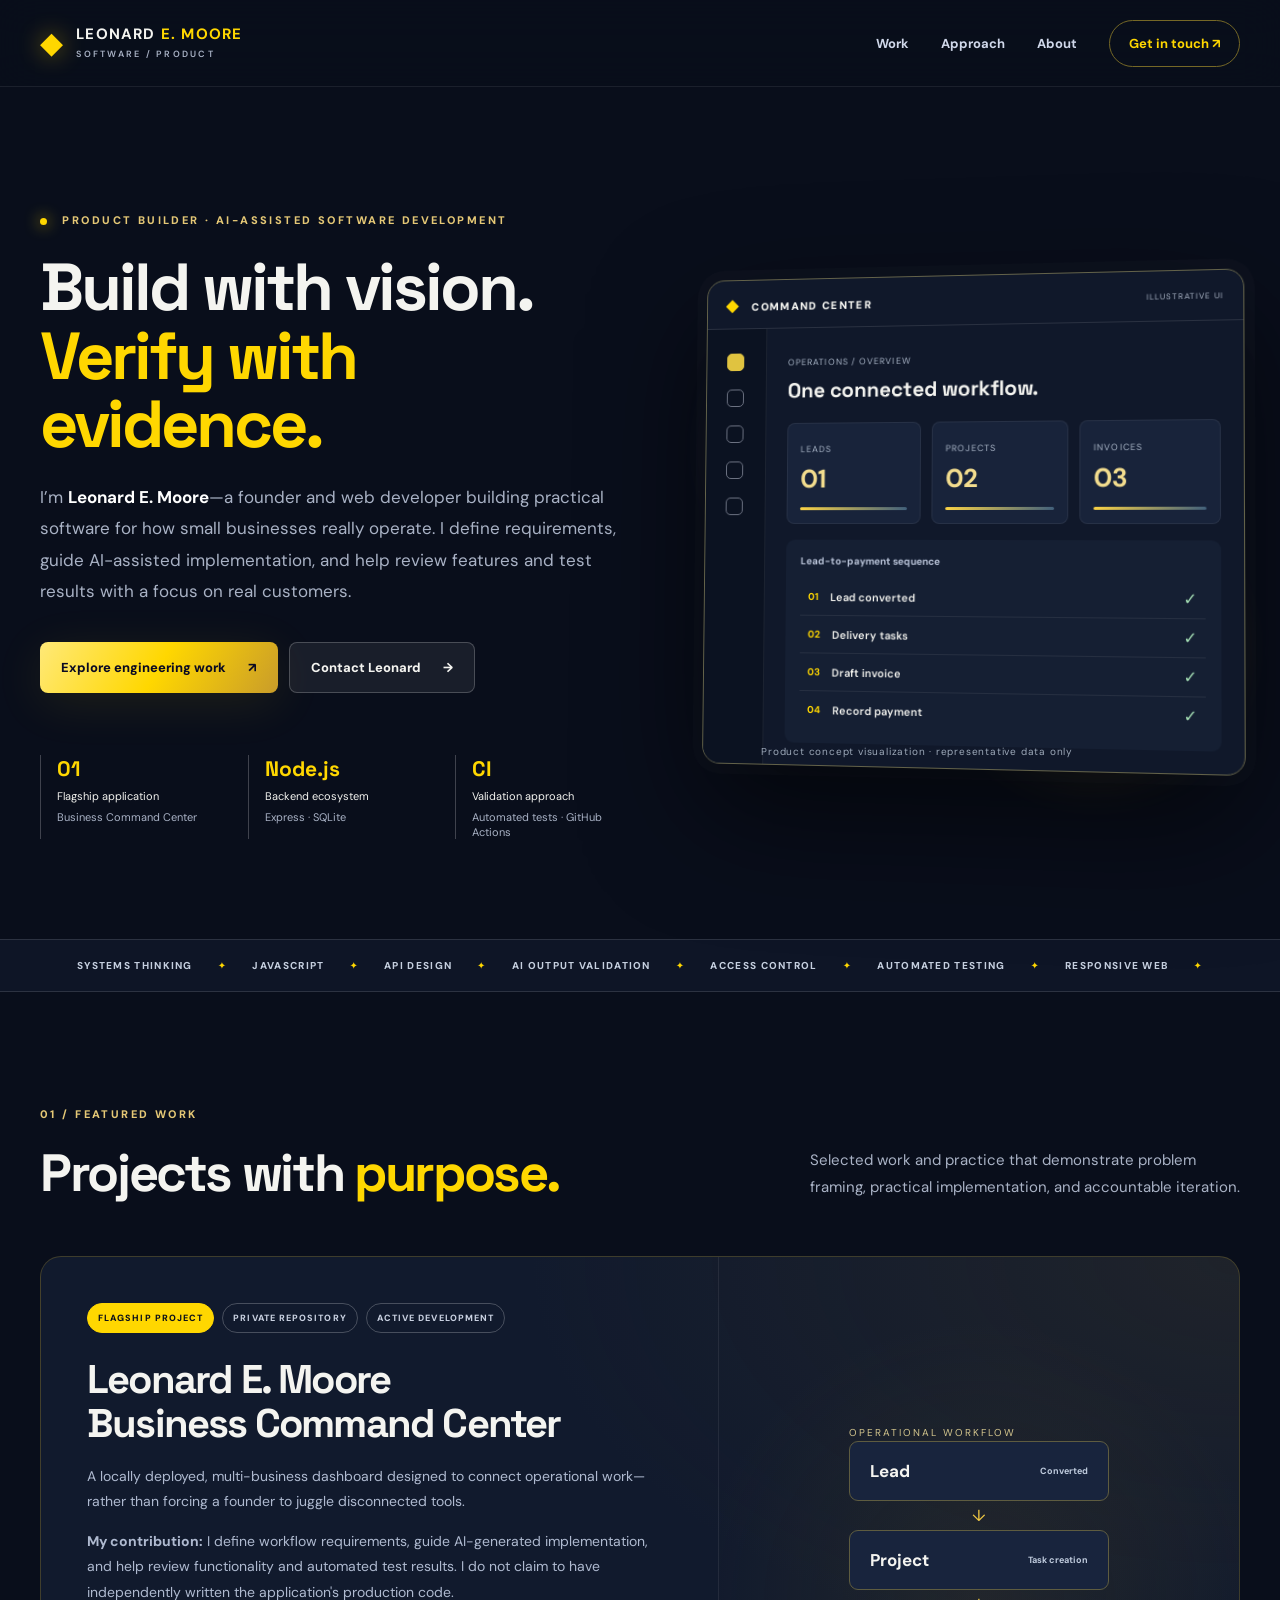
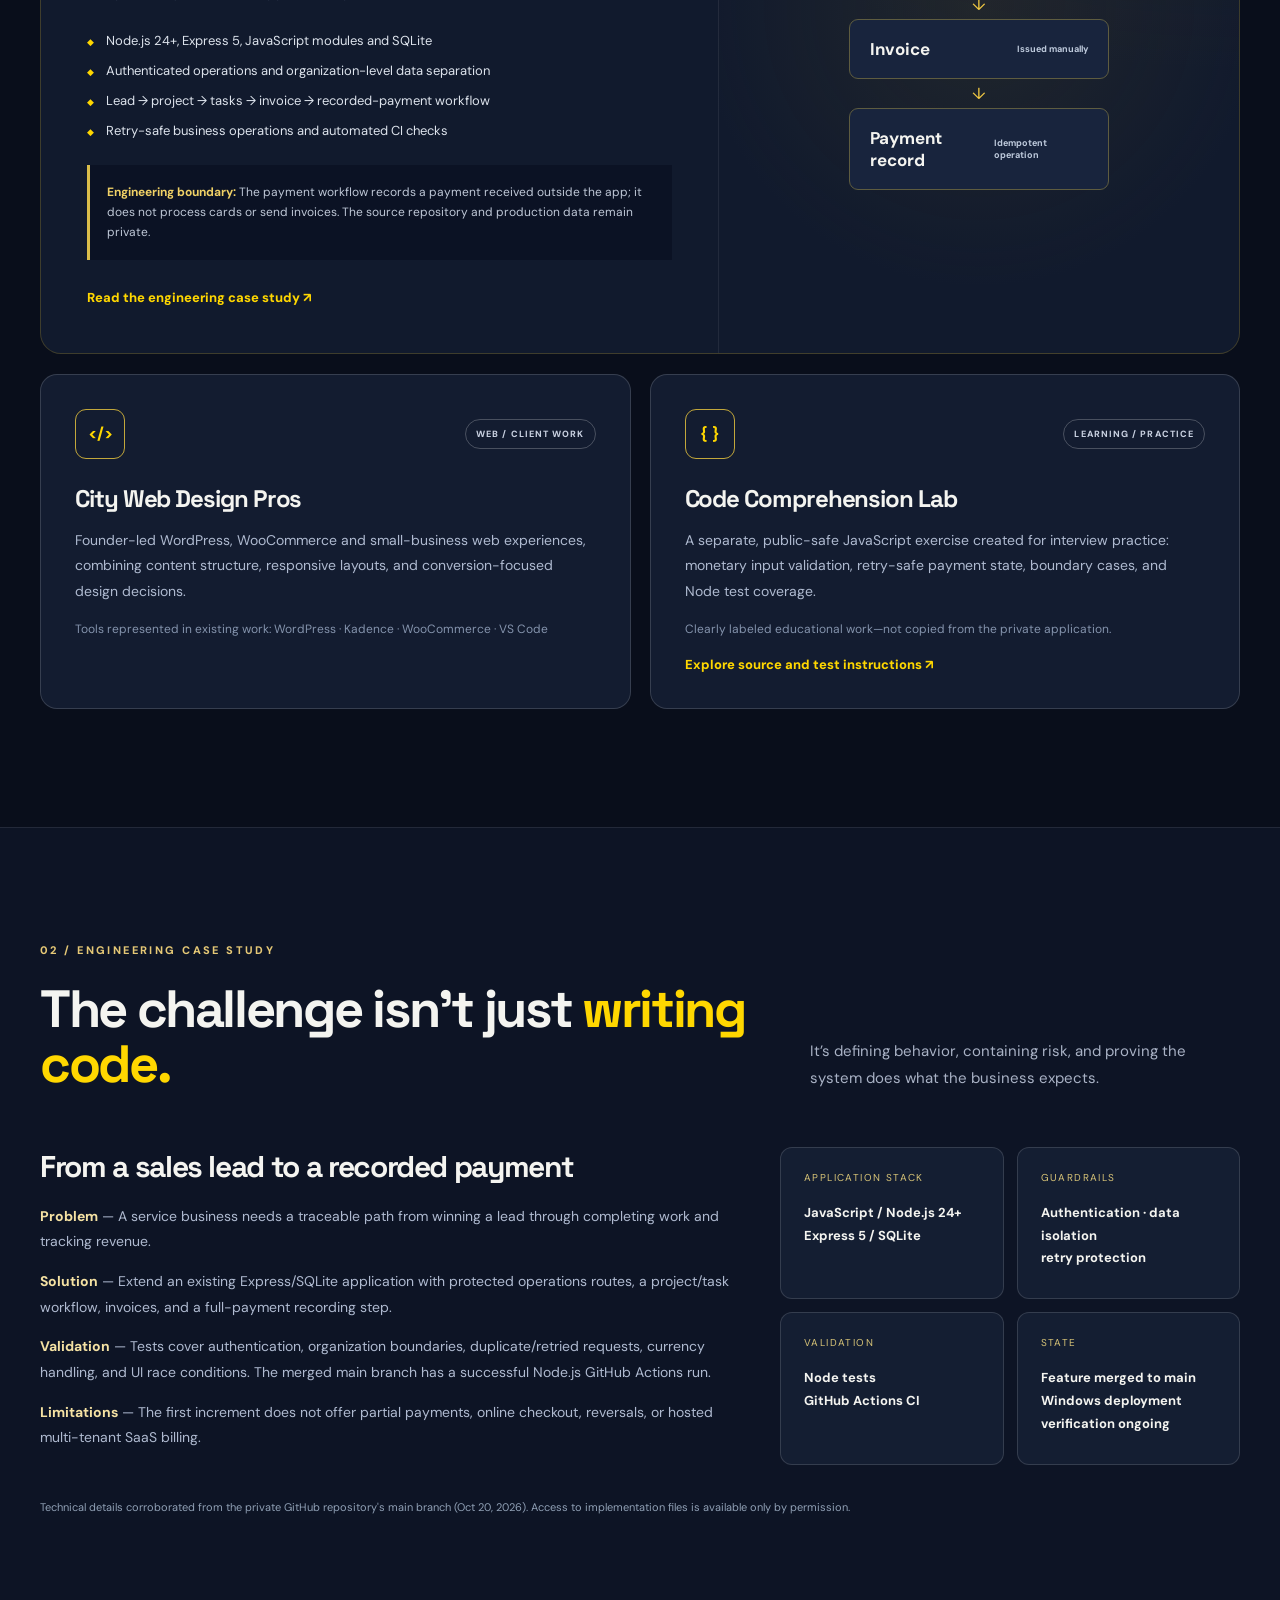
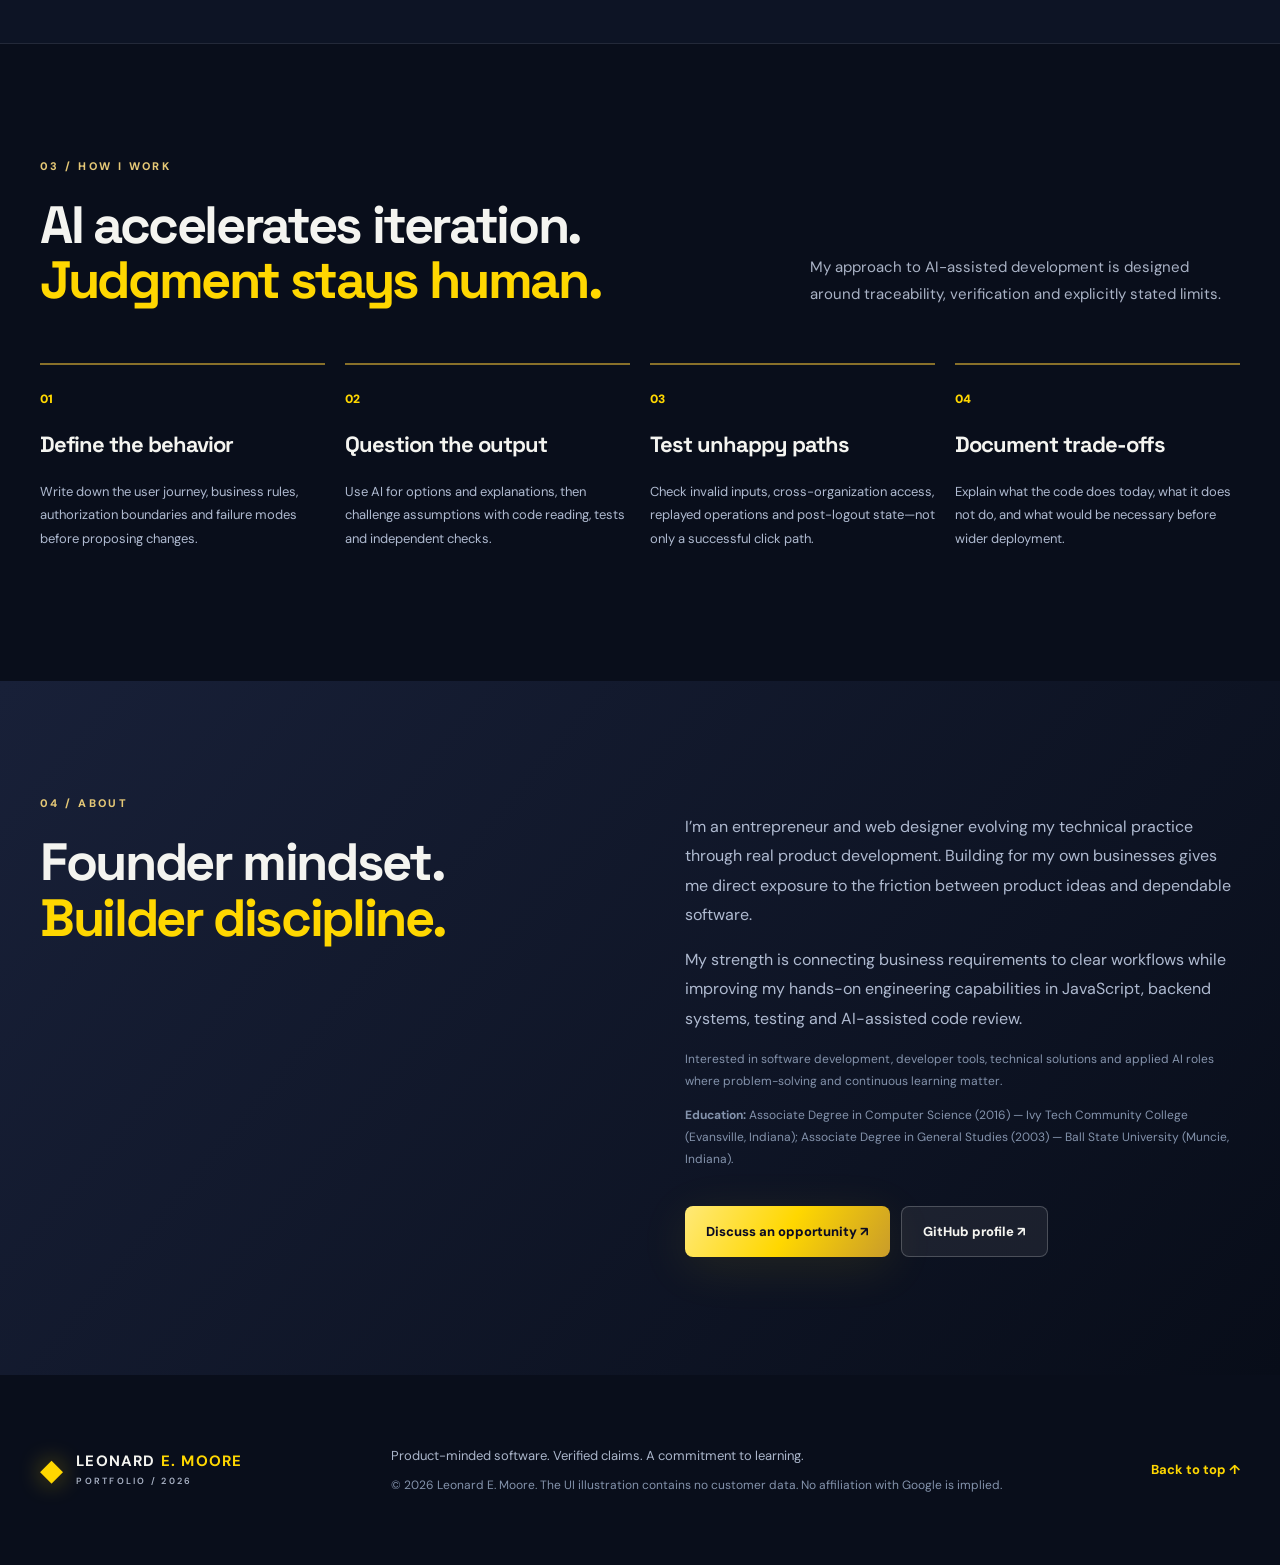
<file: index.html>
<!doctype html>
<html lang="en"><head>
<meta charset="UTF-8"><meta name="viewport" content="width=device-width,initial-scale=1">
<meta name="theme-color" content="#090e1b"><meta name="description" content="Leonard E. Moore — founder, AI-assisted software builder and web developer. Explore real-world projects, engineering decisions, and selected work.">
<title>Leonard E. Moore | Software & Product Portfolio</title>
<link rel="icon" href="favicon.svg" type="image/svg+xml"><link rel="stylesheet" href="styles.css">
<meta property="og:title" content="Leonard E. Moore — Software & Product Portfolio"><meta property="og:description" content="Building thoughtful software where product vision meets engineering validation.">
<link rel="stylesheet" href="motion.css"></head><body>
<a class="skip" href="#main">Skip to main content</a>
<header class="nav-wrap"><nav class="nav container" aria-label="Main navigation">
<a class="brand" href="#top"><span class="diamond" aria-hidden="true">◆</span><span>LEONARD <b>E. MOORE</b><small>SOFTWARE / PRODUCT</small></span></a>
<button id="menu" class="menu" aria-controls="nav-links" aria-expanded="false">Menu <span aria-hidden="true">☰</span></button>
<div id="nav-links" class="nav-links"><a href="#work">Work</a><a href="#engineering">Approach</a><a href="#about">About</a><a class="nav-contact" href="mailto:richnerdznation@gmail.com?subject=Software%20portfolio%20inquiry">Get in touch ↗</a></div>
</nav></header>
<main id="main">
<section class="hero container" id="top">
<div class="hero-copy"><p class="eyebrow"><span class="status-dot"></span> PRODUCT BUILDER · AI-ASSISTED SOFTWARE DEVELOPMENT</p>
<h1>Build with vision.<br><em>Verify with evidence.</em></h1>
<p class="lede">I’m <strong>Leonard E. Moore</strong>—a founder and web developer building practical software for how small businesses really operate. I define requirements, guide AI-assisted implementation, and help review features and test results with a focus on real customers.</p>
<div class="actions"><a class="btn primary" href="#work">Explore engineering work <span>↗</span></a><a class="btn secondary" href="mailto:richnerdznation@gmail.com?subject=Software%20engineering%20opportunity">Contact Leonard <span>→</span></a></div>
<div class="hero-facts"><div><b>01</b><span>Flagship application</span><small>Business Command Center</small></div><div><b>Node.js</b><span>Backend ecosystem</span><small>Express · SQLite</small></div><div><b>CI</b><span>Validation approach</span><small>Automated tests · GitHub Actions</small></div></div>
</div>
<div class="hero-visual" aria-label="Illustrative product dashboard mockup, not live business data"><div class="orb orb-a"></div><div class="orb orb-b"></div><div class="window"><div class="window-top"><span class="window-brand"><i>◆</i> COMMAND CENTER</span><span class="window-light">ILLUSTRATIVE UI</span></div><div class="window-body"><div class="side"><span class="side-hi"></span><span></span><span></span><span></span><span></span></div><div class="board"><div class="board-head"><small>OPERATIONS / OVERVIEW</small><b>One connected workflow.</b></div><div class="minicards"><div><small>LEADS</small><b>01</b><span class="mini-line"></span></div><div><small>PROJECTS</small><b>02</b><span class="mini-line"></span></div><div><small>INVOICES</small><b>03</b><span class="mini-line"></span></div></div><div class="timeline"><div class="timeline-title">Lead-to-payment sequence</div><div class="step"><span>01</span><b>Lead converted</b><i>✓</i></div><div class="step"><span>02</span><b>Delivery tasks</b><i>✓</i></div><div class="step"><span>03</span><b>Draft invoice</b><i>✓</i></div><div class="step last"><span>04</span><b>Record payment</b><i>✓</i></div></div></div></div></div><p class="visual-caption">Product concept visualization · representative data only</p></div>
</section>
<div class="ticker" aria-label="Core areas"><div class="ticker-inner">SYSTEMS THINKING <span>✦</span> JAVASCRIPT <span>✦</span> API DESIGN <span>✦</span> AI OUTPUT VALIDATION <span>✦</span> ACCESS CONTROL <span>✦</span> AUTOMATED TESTING <span>✦</span> RESPONSIVE WEB <span>✦</span></div></div>
<section class="section container" id="work"><div class="section-label">01 / FEATURED WORK</div><div class="section-heading"><h2>Projects with <em>purpose.</em></h2><p>Selected work and practice that demonstrate problem framing, practical implementation, and accountable iteration.</p></div>
<article class="feature"><div class="feature-copy"><div class="tags"><span class="tag gold">FLAGSHIP PROJECT</span><span class="tag">PRIVATE REPOSITORY</span><span class="tag">ACTIVE DEVELOPMENT</span></div><h3>Leonard E. Moore<br>Business Command Center</h3><p>A locally deployed, multi-business dashboard designed to connect operational work—rather than forcing a founder to juggle disconnected tools.</p><p><strong>My contribution:</strong> I define workflow requirements, guide AI-generated implementation, and help review functionality and automated test results. I do not claim to have independently written the application's production code.</p><ul class="feature-list"><li>Node.js 24+, Express 5, JavaScript modules and SQLite</li><li>Authenticated operations and organization-level data separation</li><li>Lead → project → tasks → invoice → recorded-payment workflow</li><li>Retry-safe business operations and automated CI checks</li></ul><div class="note"><strong>Engineering boundary:</strong> The payment workflow records a payment received outside the app; it does not process cards or send invoices. The source repository and production data remain private.</div><a class="text-link" href="#case-study">Read the engineering case study <span>↗</span></a></div><div class="feature-art" aria-label="Diagram of the implemented operations workflow"><div class="vertical-flow"><span>OPERATIONAL WORKFLOW</span><div>Lead <small>Converted</small></div><i>↓</i><div>Project <small>Task creation</small></div><i>↓</i><div>Invoice <small>Issued manually</small></div><i>↓</i><div>Payment record <small>Idempotent operation</small></div></div></div></article>
<div class="project-grid"><article class="project-card"><div class="card-top"><span class="icon-disc">&lt;/&gt;</span><span class="tag">WEB / CLIENT WORK</span></div><h3>City Web Design Pros</h3><p>Founder-led WordPress, WooCommerce and small-business web experiences, combining content structure, responsive layouts, and conversion-focused design decisions.</p><p class="small-muted">Tools represented in existing work: WordPress · Kadence · WooCommerce · VS Code</p></article><article class="project-card"><div class="card-top"><span class="icon-disc">{ }</span><span class="tag">LEARNING / PRACTICE</span></div><h3>Code Comprehension Lab</h3><p>A separate, public-safe JavaScript exercise created for interview practice: monetary input validation, retry-safe payment state, boundary cases, and Node test coverage.</p><p class="small-muted">Clearly labeled educational work—not copied from the private application.</p><a class="text-link" href="samples/index.html">Explore source and test instructions ↗</a></article></div>
</section>
<section class="section dark-section" id="case-study"><div class="container"><div class="section-label">02 / ENGINEERING CASE STUDY</div><div class="section-heading"><h2>The challenge isn’t just <em>writing code.</em></h2><p>It’s defining behavior, containing risk, and proving the system does what the business expects.</p></div><div class="case-grid"><div class="case-main"><h3>From a sales lead to a recorded payment</h3><p><strong>Problem</strong> — A service business needs a traceable path from winning a lead through completing work and tracking revenue.</p><p><strong>Solution</strong> — Extend an existing Express/SQLite application with protected operations routes, a project/task workflow, invoices, and a full-payment recording step.</p><p><strong>Validation</strong> — Tests cover authentication, organization boundaries, duplicate/retried requests, currency handling, and UI race conditions. The merged main branch has a successful Node.js GitHub Actions run.</p><p><strong>Limitations</strong> — The first increment does not offer partial payments, online checkout, reversals, or hosted multi-tenant SaaS billing.</p></div><div class="case-sidebar"><div><small>APPLICATION STACK</small><strong>JavaScript / Node.js 24+<br>Express 5 / SQLite</strong></div><div><small>GUARDRAILS</small><strong>Authentication · data isolation<br>retry protection</strong></div><div><small>VALIDATION</small><strong>Node tests<br>GitHub Actions CI</strong></div><div><small>STATE</small><strong>Feature merged to main<br>Windows deployment verification ongoing</strong></div></div></div><p class="source-note">Technical details corroborated from the private GitHub repository's main branch (Oct 20, 2026). Access to implementation files is available only by permission.</p></div></section>
<section class="section container" id="engineering"><div class="section-label">03 / HOW I WORK</div><div class="section-heading"><h2>AI accelerates iteration.<br><em>Judgment stays human.</em></h2><p>My approach to AI-assisted development is designed around traceability, verification and explicitly stated limits.</p></div><div class="values-grid"><article><span>01</span><h3>Define the behavior</h3><p>Write down the user journey, business rules, authorization boundaries and failure modes before proposing changes.</p></article><article><span>02</span><h3>Question the output</h3><p>Use AI for options and explanations, then challenge assumptions with code reading, tests and independent checks.</p></article><article><span>03</span><h3>Test unhappy paths</h3><p>Check invalid inputs, cross-organization access, replayed operations and post-logout state—not only a successful click path.</p></article><article><span>04</span><h3>Document trade-offs</h3><p>Explain what the code does today, what it does not do, and what would be necessary before wider deployment.</p></article></div></section>
<section class="section about-section" id="about"><div class="container about-grid"><div><div class="section-label">04 / ABOUT</div><h2>Founder mindset.<br><em>Builder discipline.</em></h2></div><div><p>I’m an entrepreneur and web designer evolving my technical practice through real product development. Building for my own businesses gives me direct exposure to the friction between product ideas and dependable software.</p><p>My strength is connecting business requirements to clear workflows while improving my hands-on engineering capabilities in JavaScript, backend systems, testing and AI-assisted code review.</p><p class="small-muted">Interested in software development, developer tools, technical solutions and applied AI roles where problem-solving and continuous learning matter.</p><p class="small-muted"><strong>Education:</strong> Associate Degree in Computer Science (2016) — Ivy Tech Community College (Evansville, Indiana); Associate Degree in General Studies (2003) — Ball State University (Muncie, Indiana).</p><div class="actions"><a class="btn primary" href="mailto:richnerdznation@gmail.com?subject=Opportunity%20for%20Leonard%20E.%20Moore">Discuss an opportunity ↗</a><a class="btn secondary" href="https://github.com/mooreliving777" target="_blank" rel="noopener noreferrer">GitHub profile ↗</a></div></div></div></section>
</main><footer class="footer container"><div class="brand"><span class="diamond" aria-hidden="true">◆</span><span>LEONARD <b>E. MOORE</b><small>PORTFOLIO / 2026</small></span></div><div><p>Product-minded software. Verified claims. A commitment to learning.</p><p class="small-muted">© 2026 Leonard E. Moore. The UI illustration contains no customer data. No affiliation with Google is implied.</p></div><a href="#top">Back to top ↑</a></footer>
<script src="script.js" defer></script>
<script src="motion.js" defer></script></body></html>
</file>
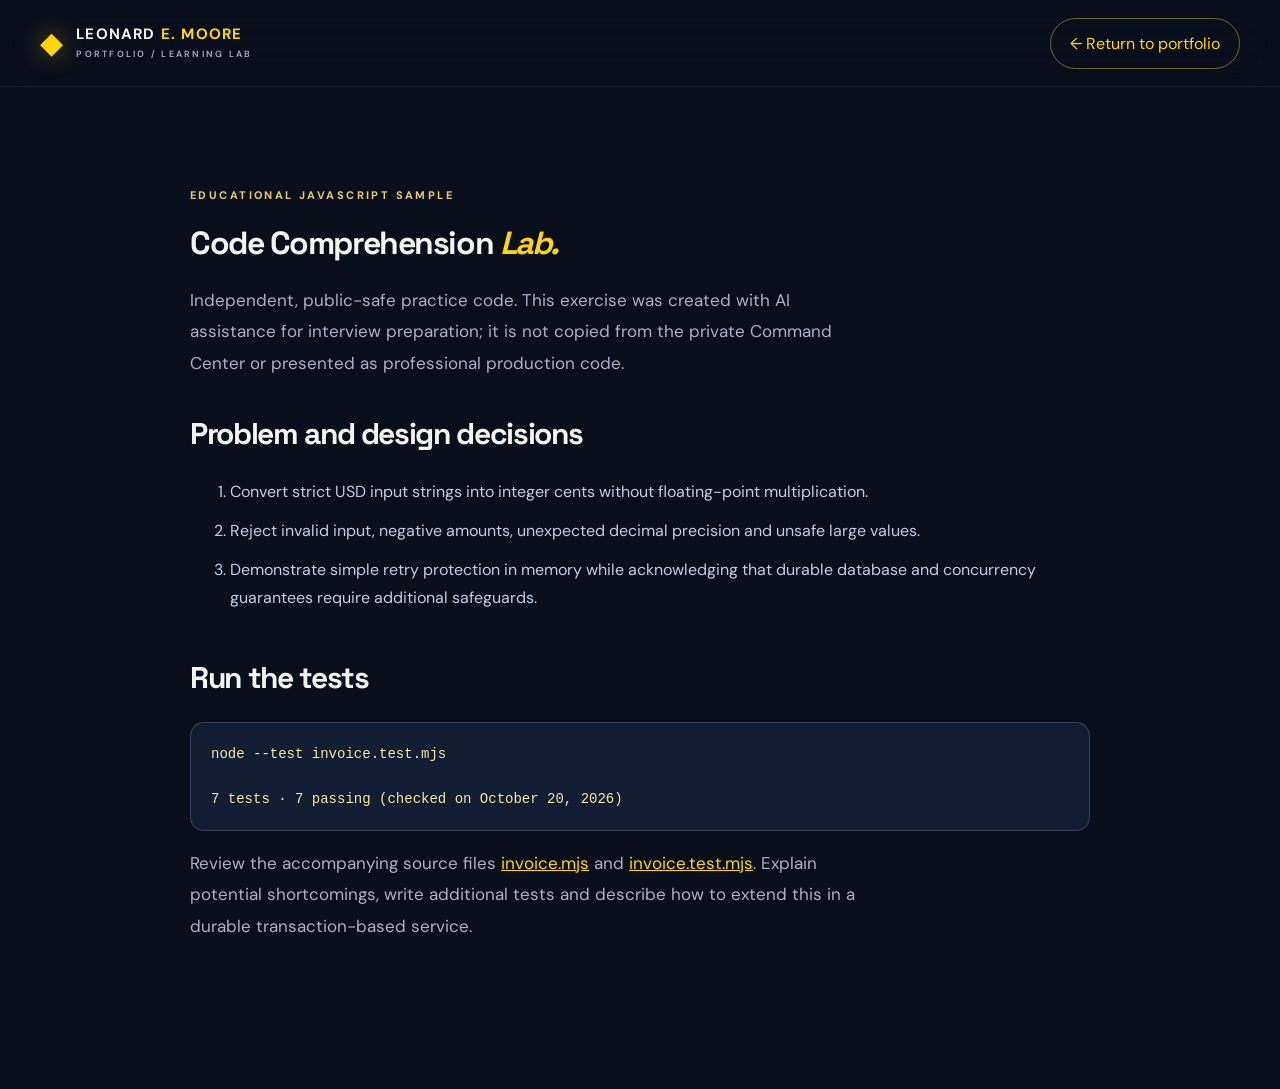
<file: samples/index.html>
<!doctype html><html lang="en"><head><meta charset="utf-8"><meta name="viewport" content="width=device-width, initial-scale=1"><title>Code Comprehension Lab | Leonard E. Moore</title><link rel="stylesheet" href="../styles.css"><style>.lab{max-width:900px;padding-top:90px;padding-bottom:130px}.lab pre{background:#121d32;color:#f9e6a6;padding:20px;border:1px solid #ffffff2b;border-radius:14px;overflow:auto;font-size:14px;line-height:1.6}.lab li{padding-bottom:12px;color:#c1cee0;line-height:1.7}.lab h2{margin-top:35px;font-size:30px}</style><link rel="stylesheet" href="../motion.css"></head><body><header class="nav-wrap"><nav class="nav container"><a class="brand" href="../index.html"><span class="diamond">◆</span><span>LEONARD <b>E. MOORE</b><small>PORTFOLIO / LEARNING LAB</small></span></a><a class="nav-contact" href="../index.html#work">← Return to portfolio</a></nav></header><main class="lab container"><p class="eyebrow">EDUCATIONAL JAVASCRIPT SAMPLE</p><h1>Code Comprehension <em style="color:#FFD700">Lab.</em></h1><p class="lede">Independent, public-safe practice code. This exercise was created with AI assistance for interview preparation; it is not copied from the private Command Center or presented as professional production code.</p><h2>Problem and design decisions</h2><ol><li>Convert strict USD input strings into integer cents without floating-point multiplication.</li><li>Reject invalid input, negative amounts, unexpected decimal precision and unsafe large values.</li><li>Demonstrate simple retry protection in memory while acknowledging that durable database and concurrency guarantees require additional safeguards.</li></ol><h2>Run the tests</h2><pre>node --test invoice.test.mjs

7 tests · 7 passing (checked on October 20, 2026)</pre><p class="lede">Review the accompanying source files <a href="invoice.mjs" style="color:#FFD700;text-decoration:underline">invoice.mjs</a> and <a href="invoice.test.mjs" style="color:#FFD700;text-decoration:underline">invoice.test.mjs</a>. Explain potential shortcomings, write additional tests and describe how to extend this in a durable transaction-based service.</p></main><script src="../motion.js" defer></script></body></html>
</file>
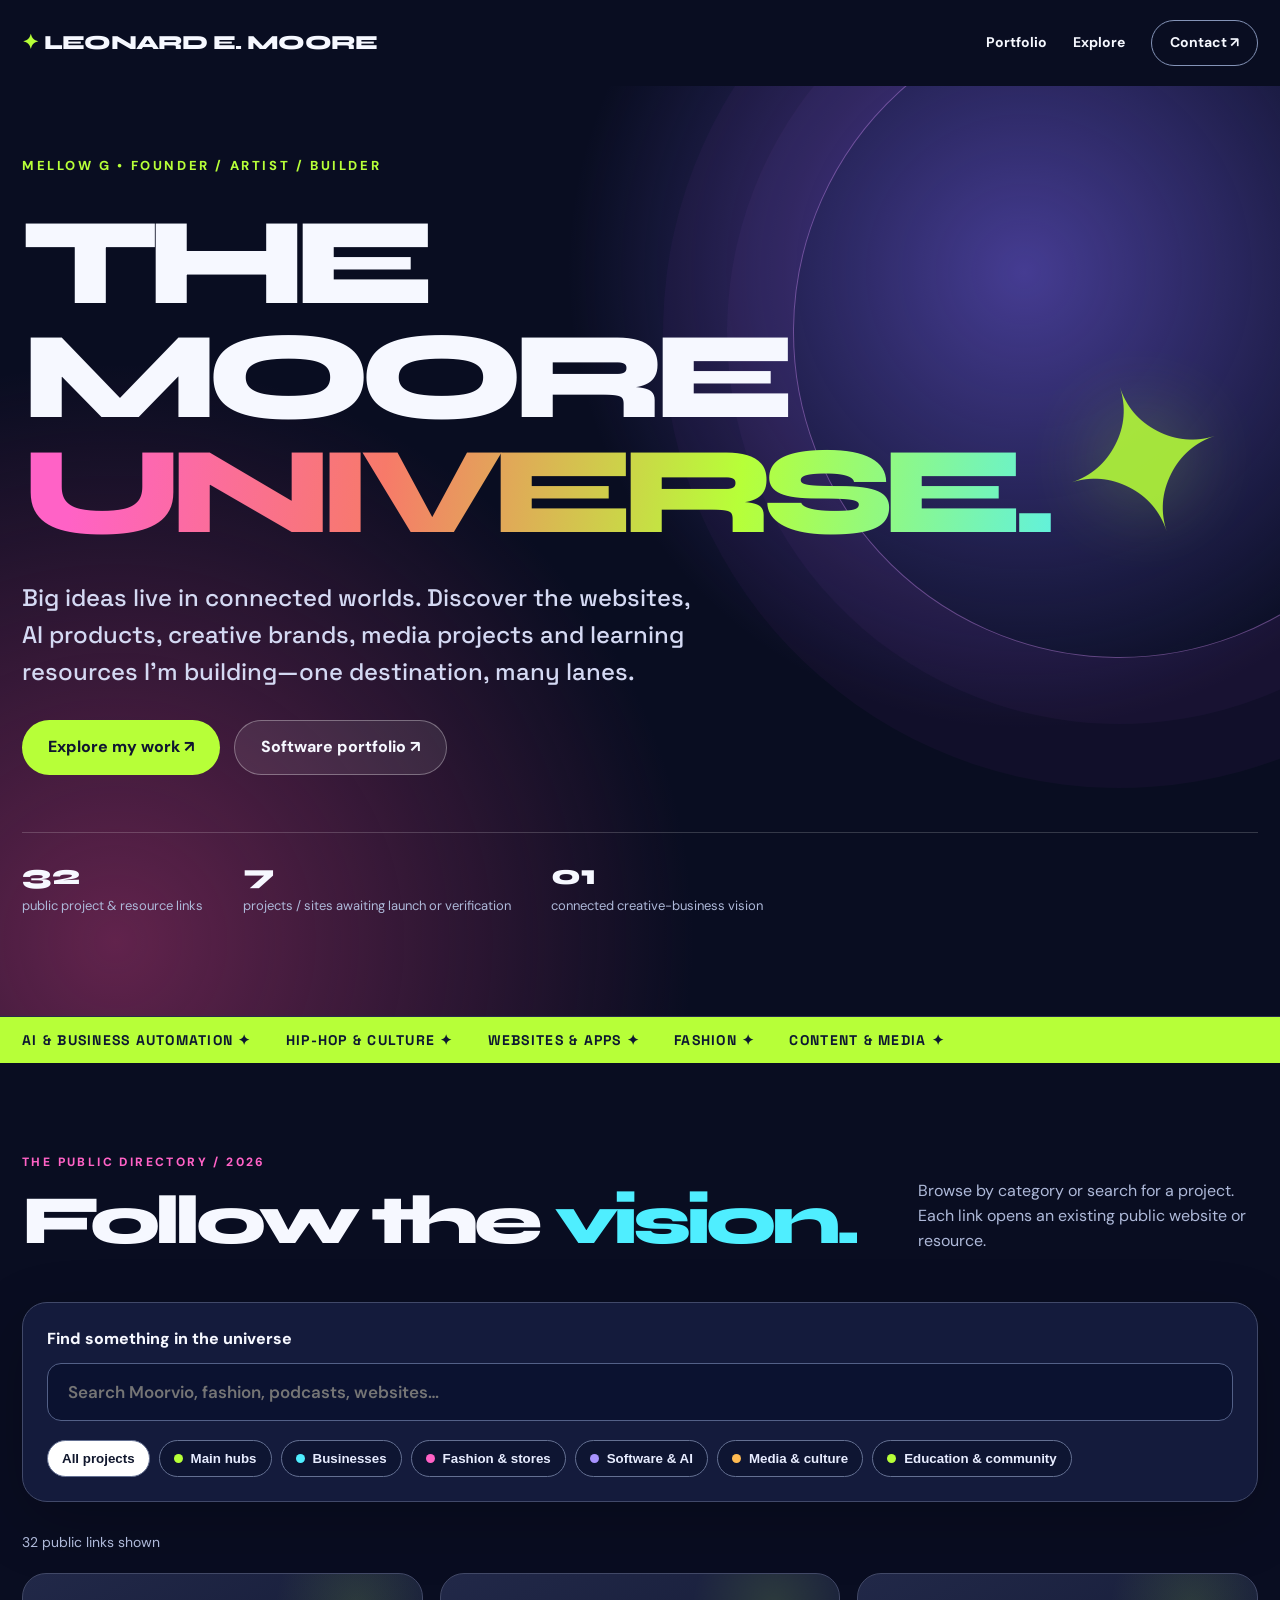
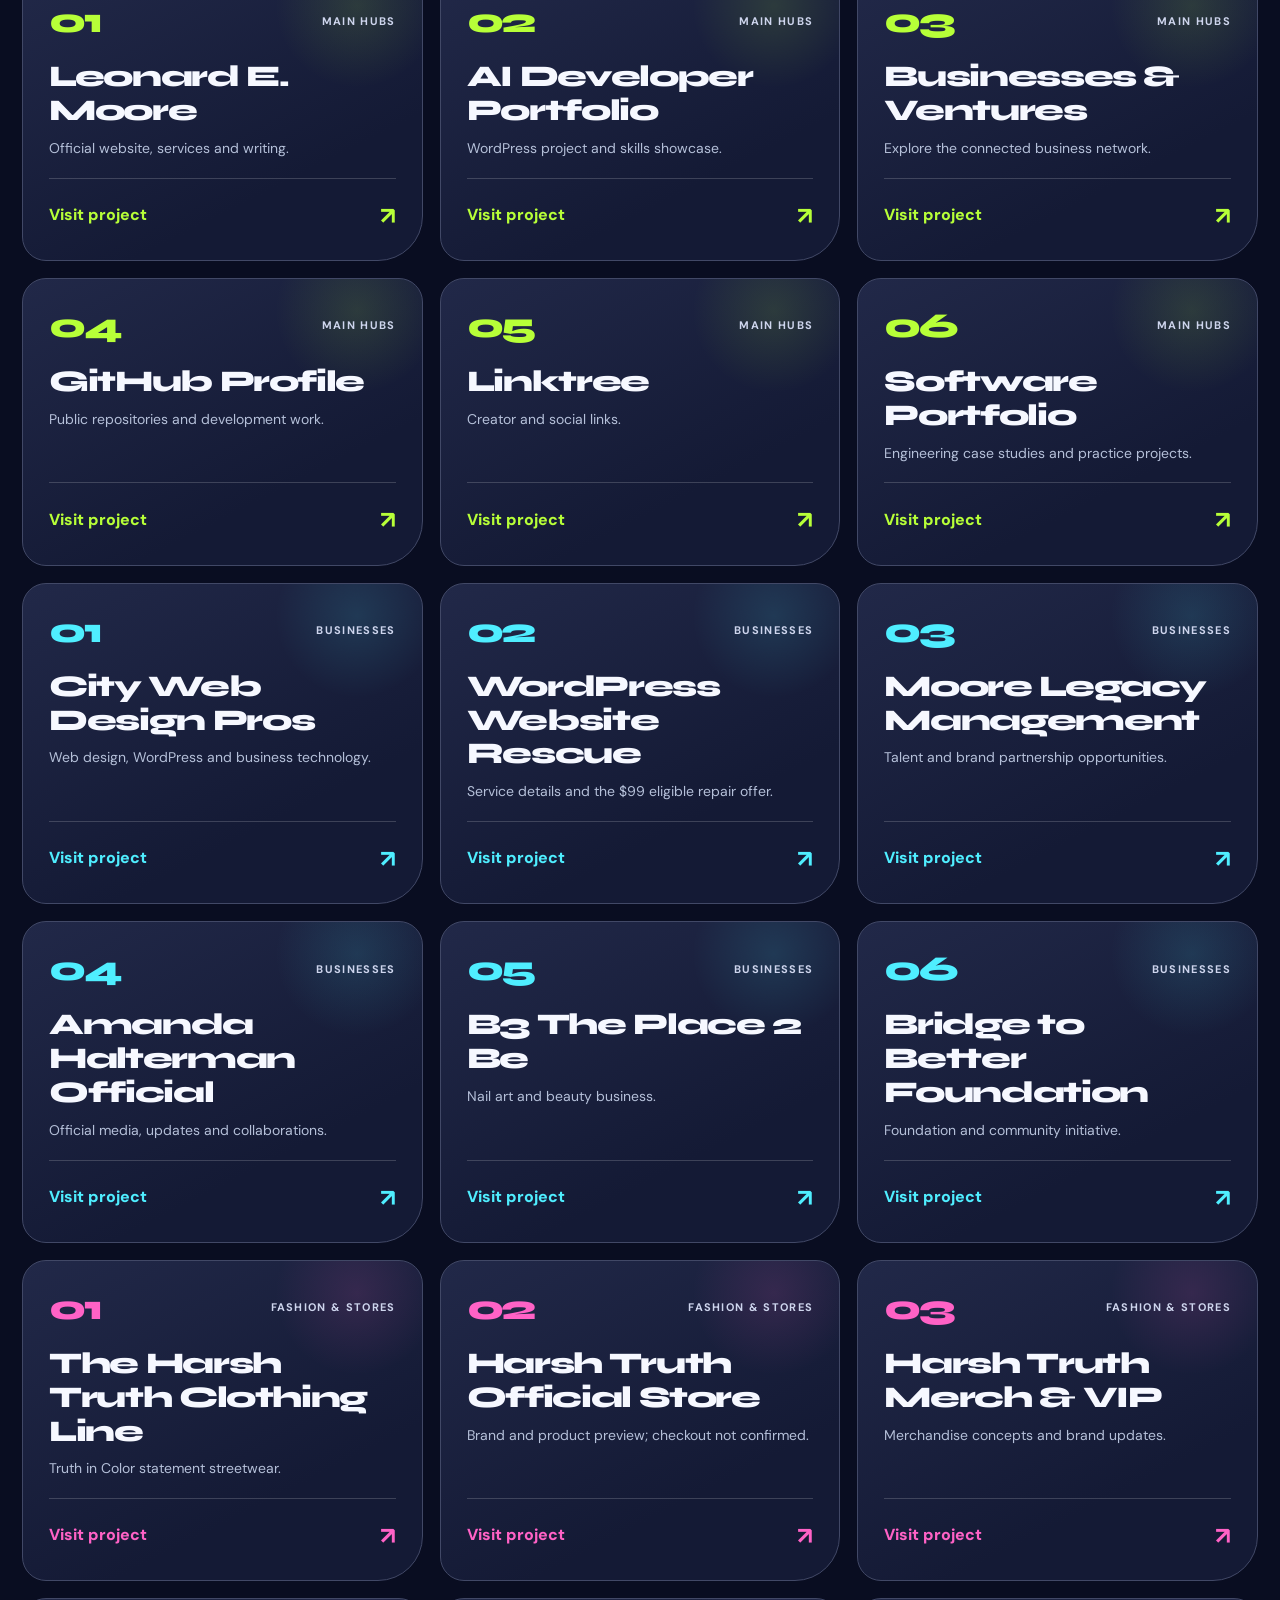
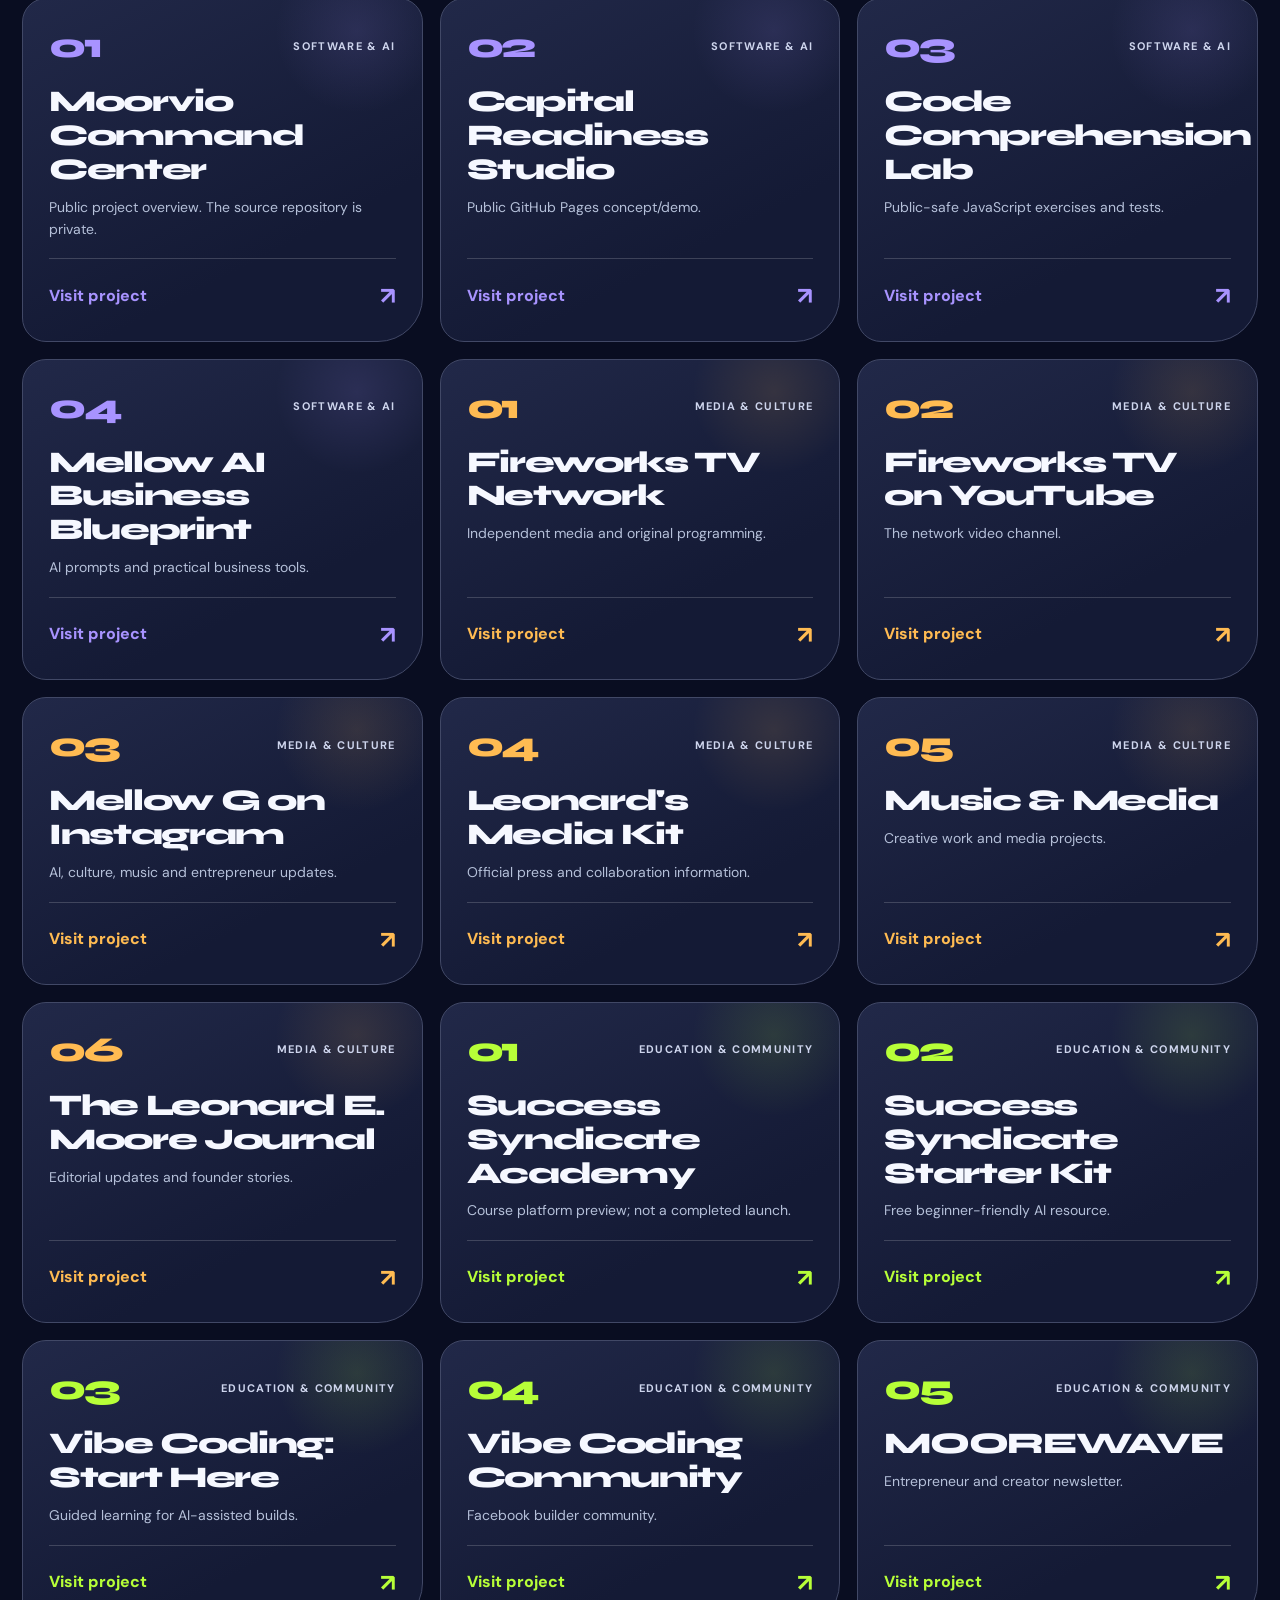
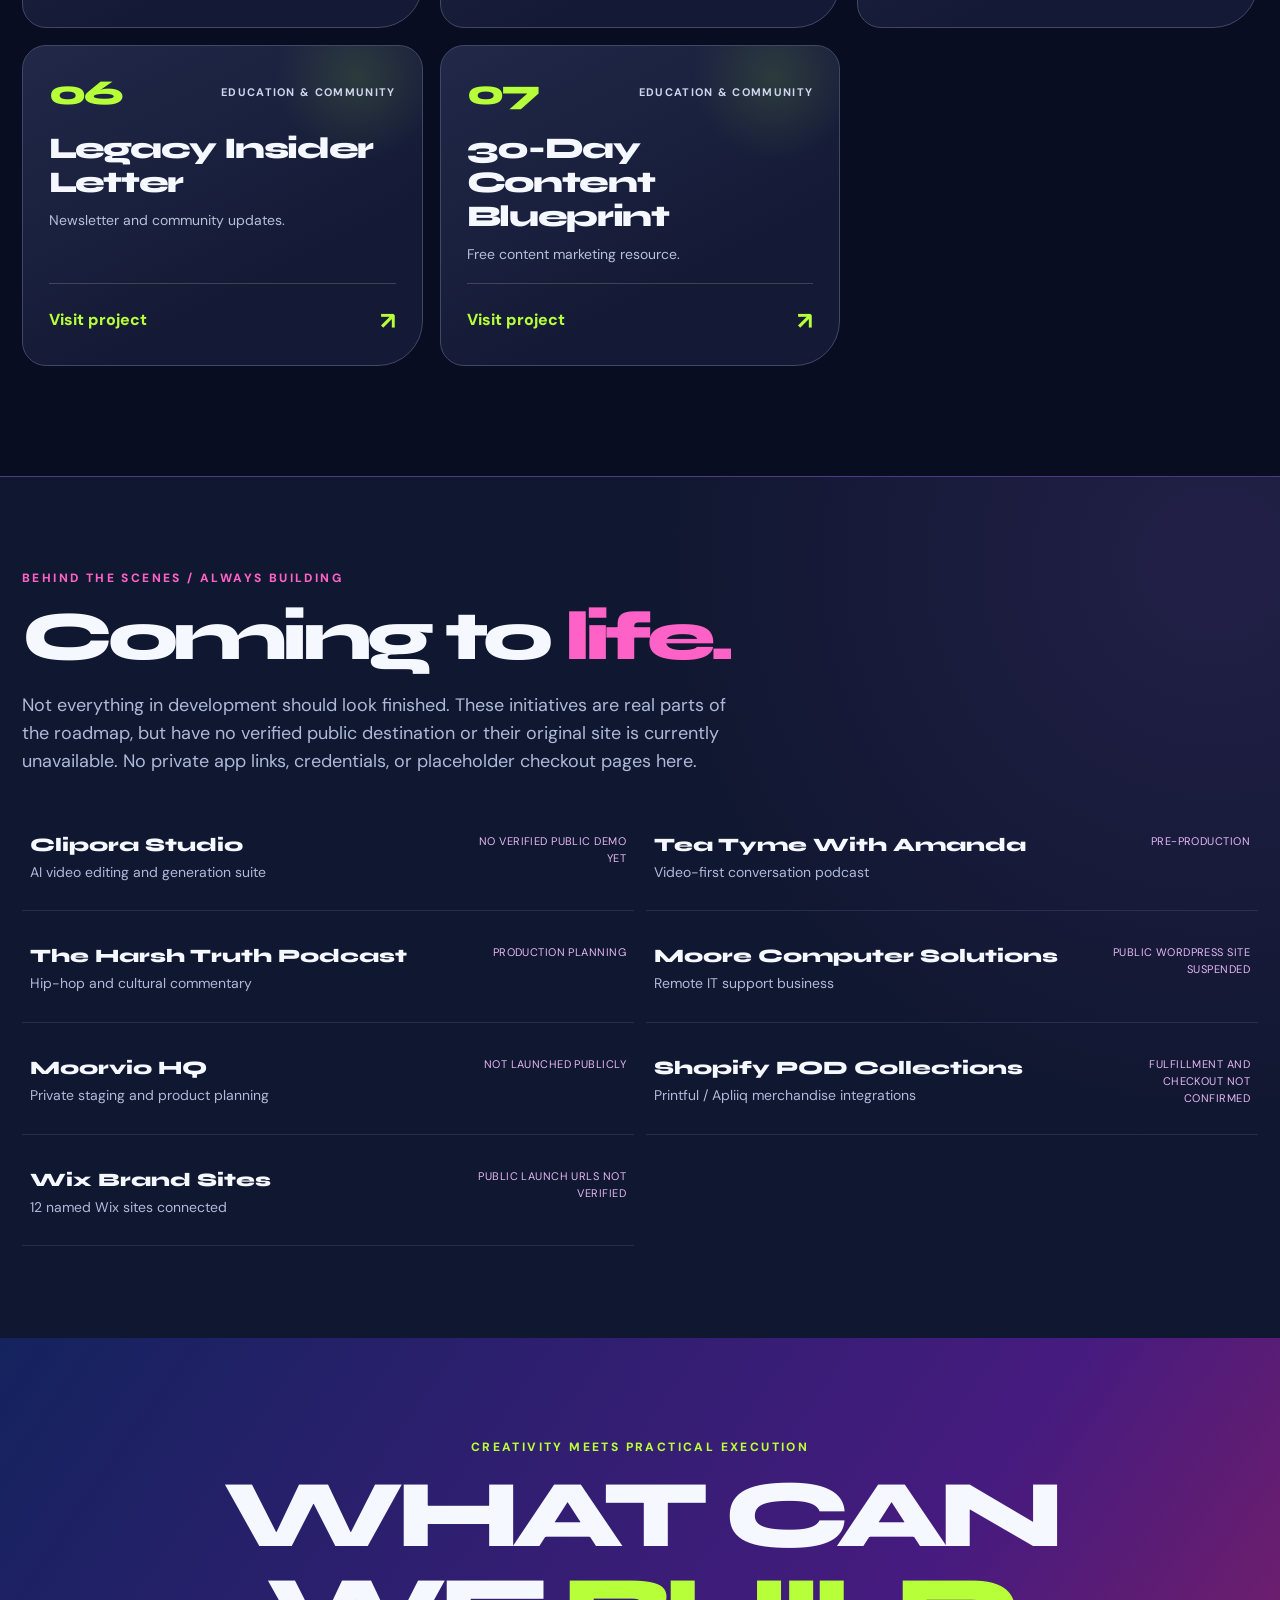
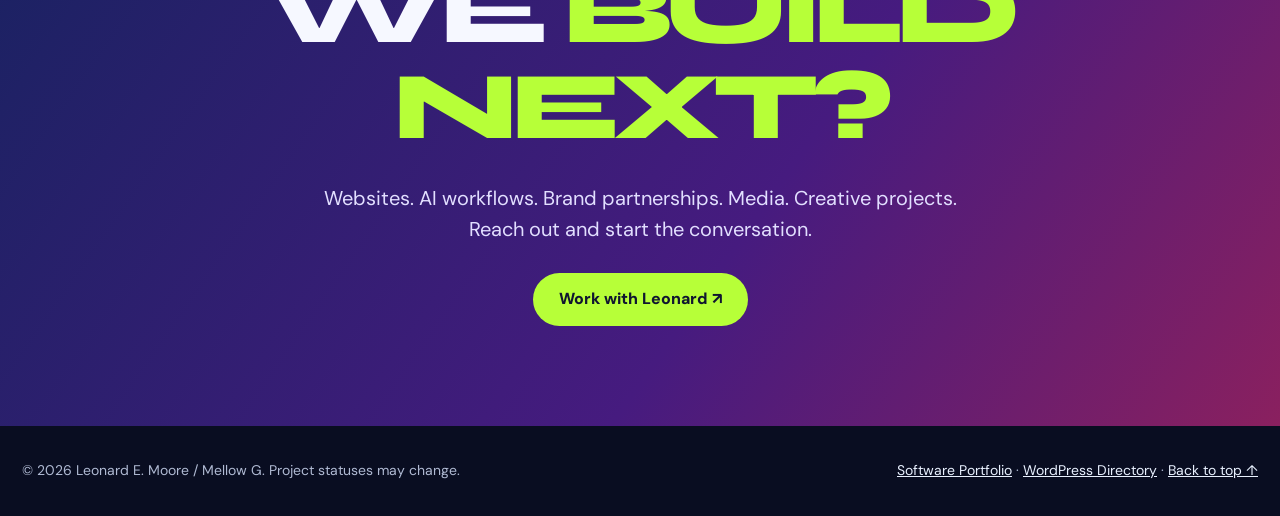
<file: projects.html>
<!doctype html>
<html lang="en"><head><meta charset="utf-8"><meta name="viewport" content="width=device-width, initial-scale=1">
<meta name="theme-color" content="#090d21"><meta name="description" content="The Moore Universe: Leonard E. Moore's public directory of businesses, software products, AI tools, media, fashion, education and work in progress.">
<meta property="og:title" content="The Moore Universe — Leonard E. Moore"><meta property="og:description" content="One vision. Many ventures. Public links to businesses, AI projects, media and creative work.">
<title>The Moore Universe | Projects & Links — Leonard E. Moore</title><link rel="icon" href="favicon.svg" type="image/svg+xml">
<link rel="preconnect" href="https://fonts.googleapis.com"><link rel="preconnect" href="https://fonts.gstatic.com" crossorigin>
<link href="https://fonts.googleapis.com/css2?family=DM+Sans:wght@400;500;600;700&family=Space+Grotesk:wght@400;500;600;700&family=Syne:wght@600;700;800&display=swap" rel="stylesheet">
<style>
:root{color-scheme:dark;--bg:#090d21;--soft:#111632;--text:#f6f8ff;--muted:#aeb9d9;--lime:#b7ff38;--cyan:#4feeff;--hot:#ff62c6;--violet:#a893ff}
*{box-sizing:border-box}html{scroll-behavior:smooth}body{margin:0;background:var(--bg);color:var(--text);font-family:"DM Sans",system-ui,sans-serif;line-height:1.55}a{color:inherit}a:focus-visible,button:focus-visible,input:focus-visible{outline:3px solid var(--cyan);outline-offset:4px}::selection{background:var(--hot);color:#080d22}.skip{position:absolute;transform:translateY(-200%);left:10px;top:10px;background:var(--lime);color:#0b1226;padding:12px;z-index:100}.skip:focus{transform:none}.wrap{width:min(1250px,calc(100% - 44px));margin:auto}
nav{height:86px;display:flex;align-items:center;justify-content:space-between;gap:20px;position:relative;z-index:2}.logo{font:800 20px/1 "Syne",sans-serif;letter-spacing:-.7px;text-decoration:none}.logo span{color:var(--lime)}.navlinks{display:flex;gap:26px;align-items:center}.navlinks a{text-decoration:none;font-weight:700;font-size:14px}.navlinks a:hover{color:var(--lime)}.navlinks .nav-cta{border:1px solid #8493b7;border-radius:100px;padding:11px 18px}
.hero{position:relative;overflow:hidden;isolation:isolate;min-height:670px;padding:70px 0 100px;border-bottom:1px solid #272d4a;background:radial-gradient(circle at 80% 20%,#453c92 0%,transparent 36%),radial-gradient(circle at 9% 92%,#61234c 0%,transparent 40%),#090d21}.hero:before{content:"";position:absolute;width:650px;height:650px;border:1px solid #db92ff65;border-radius:50%;right:-165px;top:-80px;box-shadow:0 0 0 66px #bc72ff0a,0 0 0 130px #ab53e10b;z-index:-1;transform:rotate(-21deg)}.hero:after{content:"✦";position:absolute;right:4%;top:24%;color:var(--lime);font-size:200px;opacity:.88;transform:rotate(-18deg);text-shadow:0 0 80px #b7ff3860;z-index:-1}.eyebrow{color:var(--lime);font-size:13px;font-weight:800;letter-spacing:.2em;text-transform:uppercase}.hero h1{font:800 clamp(60px,9.7vw,152px)/.92 "Syne",sans-serif;letter-spacing:-.095em;margin:30px 0;max-width:1100px;text-transform:uppercase}.hero h1 em{font-style:normal;display:block;background:linear-gradient(97deg,var(--hot) 5%,#f77a69 33%,var(--lime) 65%,var(--cyan));background-clip:text;-webkit-background-clip:text;color:transparent}.hero p.intro{font:500 clamp(18px,2.1vw,24px)/1.55 "Space Grotesk",sans-serif;max-width:670px;color:#d4d9f3}.hero-actions{display:flex;flex-wrap:wrap;gap:14px;margin:30px 0}.btn{display:inline-flex;gap:22px;align-items:center;padding:14px 26px;border-radius:100px;text-decoration:none;font-weight:800;transition:transform .2s}.btn:hover{transform:translateY(-3px)}.btn-primary{background:var(--lime);color:#101630}.btn-alt{background:#ffffff16;border:1px solid #ffffff52}.hero-bottom{display:flex;gap:40px;flex-wrap:wrap;border-top:1px solid #ffffff2d;padding-top:25px;margin-top:57px}.hero-bottom div{display:grid;gap:4px}.hero-bottom strong{font:800 28px "Syne",sans-serif}.hero-bottom span{color:var(--muted);font-size:13px}
.ticker{overflow:hidden;white-space:nowrap;background:var(--lime);color:#0d1831;font:800 14px "Space Grotesk",sans-serif;padding:14px 0;letter-spacing:.09em}.ticker span{margin-right:34px}
.directory{padding:90px 0 110px}.kicker{font-size:12px;font-weight:800;letter-spacing:.2em;text-transform:uppercase;color:var(--hot)}.section-head{display:flex;align-items:end;justify-content:space-between;gap:25px;flex-wrap:wrap;margin-bottom:32px}.section-head h2,.upcoming h2{font:800 clamp(40px,5.4vw,76px)/1.07 "Syne",sans-serif;letter-spacing:-.07em;margin:12px 0}.section-head em{font-style:normal;color:var(--cyan)}.section-head p{max-width:340px;color:var(--muted)}.tools{border:1px solid #414969;border-radius:25px;background:#141b3c;padding:24px;margin-bottom:30px;box-shadow:0 20px 65px #0003}.search-label{display:block;font-weight:800;margin-bottom:11px}.search{width:100%;padding:17px 20px;border:1px solid #536087;background:#0b1230;color:#fff;border-radius:14px;font:600 17px "DM Sans",sans-serif}.filters{display:flex;flex-wrap:wrap;gap:9px;margin-top:19px}.filter{cursor:pointer;border:1px solid #647092;background:#0e1532;color:#e7ecff;border-radius:999px;padding:10px 14px;font-weight:700}.filter[aria-pressed="true"]{background:#fff;color:#11182e}.chip-dot{display:inline-block;width:9px;height:9px;border-radius:50%;margin-right:8px}.results{margin:14px 0 20px;color:var(--muted);font-size:14px}.grid{display:grid;grid-template-columns:repeat(3,minmax(0,1fr));gap:17px}.project{position:relative;isolation:isolate;display:flex;flex-direction:column;min-height:273px;padding:26px;overflow:hidden;background:linear-gradient(153deg,#212848 1%,#141a35 70%);border:1px solid #414866;border-radius:24px 24px 45px 24px;transition:transform .25s,border-color .25s}.project:before{content:"";position:absolute;width:170px;height:170px;background:radial-gradient(circle,var(--accent),transparent 68%);opacity:.12;right:-20px;top:-53px;z-index:-1}.project:hover{transform:translateY(-5px);border-color:var(--accent)}.project-top{display:flex;justify-content:space-between;align-items:center;gap:10px}.project-mark{font:800 35px "Syne",sans-serif;letter-spacing:-.07em;color:var(--accent)}.project-type{font-size:11px;font-weight:700;text-transform:uppercase;letter-spacing:.12em;color:#ced5ed}.project h3{font:800 clamp(23px,2.4vw,30px)/1.13 "Syne",sans-serif;letter-spacing:-.045em;margin:18px 0 10px}.project p{color:#b5c0d9;font-size:14px;margin:0 0 18px}.project-link{margin-top:auto;text-decoration:none;font-weight:800;color:var(--accent);display:flex;justify-content:space-between;align-items:center;border-top:1px solid #ffffff2c;padding-top:18px}.project-link span{font-size:24px}.project[hidden]{display:none}.empty{display:none;text-align:center;padding:35px;color:#f4c5e3}.empty.show{display:block}
.upcoming{padding:92px 0;background:radial-gradient(circle at 95% 10%,#45307455,transparent 40%),#101730;border-top:1px solid #4f3b84}.upcoming h2 em{font-style:normal;color:var(--hot)}.upcoming p.deck{color:var(--muted);max-width:730px;font-size:18px}.upcoming-list{display:grid;grid-template-columns:1fr 1fr;gap:12px;margin-top:36px}.upcoming-item{display:flex;gap:12px;justify-content:space-between;align-items:start;border-bottom:1px solid #616a9145;padding:21px 8px}.upcoming-item h3{margin:0;font:800 19px "Syne",sans-serif}.upcoming-item p{color:var(--muted);font-size:14px;margin:6px 0}.upcoming-item span{flex:0 0 150px;text-align:right;font-size:11px;color:#e6b7f5;text-transform:uppercase;letter-spacing:.04em}
.outro{padding:100px 0;text-align:center;background:linear-gradient(125deg,#14235e,#461b7f 62%,#8a205f)}.outro h2{font:800 clamp(45px,7.5vw,100px)/1 "Syne",sans-serif;letter-spacing:-.08em;margin:10px auto 28px;max-width:850px}.outro h2 span{color:var(--lime)}.outro p{font-size:20px;max-width:660px;margin:0 auto 28px;color:#e2dfff}footer{padding:34px 0;display:flex;justify-content:space-between;gap:25px;flex-wrap:wrap;color:#b0bad3;font-size:14px}footer a{color:#e9f1ff}
@media(max-width:950px){.grid{grid-template-columns:repeat(2,minmax(0,1fr))}.hero h1{font-size:clamp(52px,10vw,110px)}}@media(max-width:630px){.wrap{width:min(100% - 28px,1250px)}nav{height:70px}.logo{font-size:16px}.navlinks{gap:11px}.navlinks a{font-size:12px}.navlinks .nav-cta{padding:9px 12px}.hero{min-height:auto;padding:55px 0 76px}.hero h1{font-size:clamp(48px,12vw,75px)}.hero:after{font-size:95px;right:-3%;top:24%;opacity:.38}.grid,.upcoming-list{grid-template-columns:1fr}.project{min-height:240px}.upcoming-item{flex-wrap:wrap}.upcoming-item span{flex-basis:auto;text-align:left}.directory,.upcoming{padding:67px 0}.tools{padding:16px}.hero-bottom{gap:24px}.outro{padding:75px 0}}
@media(prefers-reduced-motion:reduce){html{scroll-behavior:auto}*,*:before,*:after{transition:none!important;animation:none!important}}
</style></head>
<body><a class="skip" href="#main">Skip to projects</a>
<header class="wrap"><nav aria-label="Main navigation"><a href="index.html" class="logo"><span>✦</span> LEONARD E. MOORE</a><div class="navlinks"><a href="index.html">Portfolio</a><a href="#directory">Explore</a><a class="nav-cta" href="https://leonardemoorellc.wordpress.com/contact/">Contact ↗</a></div></nav></header>
<main id="main"><section class="hero"><div class="wrap"><div class="eyebrow">Mellow G • Founder / Artist / Builder</div><h1>THE MOORE <em>UNIVERSE.</em></h1><p class="intro">Big ideas live in connected worlds. Discover the websites, AI products, creative brands, media projects and learning resources I'm building—one destination, many lanes.</p><div class="hero-actions"><a class="btn btn-primary" href="#directory">Explore my work ↗</a><a class="btn btn-alt" href="index.html">Software portfolio ↗</a></div><div class="hero-bottom"><div><strong>32</strong><span>public project & resource links</span></div><div><strong>7</strong><span>projects / sites awaiting launch or verification</span></div><div><strong>01</strong><span>connected creative-business vision</span></div></div></div></section>
<div class="ticker" aria-label="Areas of work"><div class="wrap"><span>AI & BUSINESS AUTOMATION ✦</span><span>HIP-HOP & CULTURE ✦</span><span>WEBSITES & APPS ✦</span><span>FASHION ✦</span><span>CONTENT & MEDIA ✦</span></div></div>
<section class="directory wrap" id="directory"><div class="section-head"><div><div class="kicker">The public directory / 2026</div><h2>Follow the <em>vision.</em></h2></div><p>Browse by category or search for a project. Each link opens an existing public website or resource.</p></div><div class="tools"><label class="search-label" for="project-search">Find something in the universe</label><input class="search" id="project-search" type="search" placeholder="Search Moorvio, fashion, podcasts, websites…" autocomplete="off"><div class="filters" role="group" aria-label="Filter projects"><button type="button" class="filter" data-filter="all" aria-pressed="true">All projects</button><button type="button" class="filter" data-filter="hubs" aria-pressed="false"><span class="chip-dot" style="background:#b7ff38"></span>Main hubs</button><button type="button" class="filter" data-filter="business" aria-pressed="false"><span class="chip-dot" style="background:#4feeff"></span>Businesses</button><button type="button" class="filter" data-filter="fashion" aria-pressed="false"><span class="chip-dot" style="background:#ff62c6"></span>Fashion &amp; stores</button><button type="button" class="filter" data-filter="software" aria-pressed="false"><span class="chip-dot" style="background:#a893ff"></span>Software &amp; AI</button><button type="button" class="filter" data-filter="media" aria-pressed="false"><span class="chip-dot" style="background:#ffbb52"></span>Media &amp; culture</button><button type="button" class="filter" data-filter="education" aria-pressed="false"><span class="chip-dot" style="background:#b7ff38"></span>Education &amp; community</button></div></div><p class="results" id="result-count" aria-live="polite">32 public links shown</p><div class="grid" id="project-grid"><article class="project" data-category="hubs" data-search="leonard e. moore official website, services and writing. main hubs" style="--accent:#b7ff38"><div class="project-top"><span class="project-mark">01</span><span class="project-type">Main hubs</span></div><h3>Leonard E. Moore</h3><p>Official website, services and writing.</p><a class="project-link" href="https://leonardemoorellc.wordpress.com/" target="_blank" rel="noopener noreferrer" aria-label="Open Leonard E. Moore">Visit project <span aria-hidden="true">↗</span></a></article><article class="project" data-category="hubs" data-search="ai developer portfolio wordpress project and skills showcase. main hubs" style="--accent:#b7ff38"><div class="project-top"><span class="project-mark">02</span><span class="project-type">Main hubs</span></div><h3>AI Developer Portfolio</h3><p>WordPress project and skills showcase.</p><a class="project-link" href="https://leonardemoorellc.wordpress.com/ai-developer-portfolio/" target="_blank" rel="noopener noreferrer" aria-label="Open AI Developer Portfolio">Visit project <span aria-hidden="true">↗</span></a></article><article class="project" data-category="hubs" data-search="businesses &amp; ventures explore the connected business network. main hubs" style="--accent:#b7ff38"><div class="project-top"><span class="project-mark">03</span><span class="project-type">Main hubs</span></div><h3>Businesses &amp; Ventures</h3><p>Explore the connected business network.</p><a class="project-link" href="https://leonardemoorellc.wordpress.com/businesses/" target="_blank" rel="noopener noreferrer" aria-label="Open Businesses &amp; Ventures">Visit project <span aria-hidden="true">↗</span></a></article><article class="project" data-category="hubs" data-search="github profile public repositories and development work. main hubs" style="--accent:#b7ff38"><div class="project-top"><span class="project-mark">04</span><span class="project-type">Main hubs</span></div><h3>GitHub Profile</h3><p>Public repositories and development work.</p><a class="project-link" href="https://github.com/mooreliving777" target="_blank" rel="noopener noreferrer" aria-label="Open GitHub Profile">Visit project <span aria-hidden="true">↗</span></a></article><article class="project" data-category="hubs" data-search="linktree creator and social links. main hubs" style="--accent:#b7ff38"><div class="project-top"><span class="project-mark">05</span><span class="project-type">Main hubs</span></div><h3>Linktree</h3><p>Creator and social links.</p><a class="project-link" href="https://linktr.ee/LeonardEMoore" target="_blank" rel="noopener noreferrer" aria-label="Open Linktree">Visit project <span aria-hidden="true">↗</span></a></article><article class="project" data-category="hubs" data-search="software portfolio engineering case studies and practice projects. main hubs" style="--accent:#b7ff38"><div class="project-top"><span class="project-mark">06</span><span class="project-type">Main hubs</span></div><h3>Software Portfolio</h3><p>Engineering case studies and practice projects.</p><a class="project-link" href="https://mooreliving777.github.io/leonard-moore-portfolio/" target="_blank" rel="noopener noreferrer" aria-label="Open Software Portfolio">Visit project <span aria-hidden="true">↗</span></a></article>
<article class="project" data-category="business" data-search="city web design pros web design, wordpress and business technology. businesses" style="--accent:#4feeff"><div class="project-top"><span class="project-mark">01</span><span class="project-type">Businesses</span></div><h3>City Web Design Pros</h3><p>Web design, WordPress and business technology.</p><a class="project-link" href="https://citywebdesignprosllc.wordpress.com/" target="_blank" rel="noopener noreferrer" aria-label="Open City Web Design Pros">Visit project <span aria-hidden="true">↗</span></a></article><article class="project" data-category="business" data-search="wordpress website rescue service details and the $99 eligible repair offer. businesses" style="--accent:#4feeff"><div class="project-top"><span class="project-mark">02</span><span class="project-type">Businesses</span></div><h3>WordPress Website Rescue</h3><p>Service details and the $99 eligible repair offer.</p><a class="project-link" href="https://citywebdesignprosllc.wordpress.com/website-rescue/" target="_blank" rel="noopener noreferrer" aria-label="Open WordPress Website Rescue">Visit project <span aria-hidden="true">↗</span></a></article><article class="project" data-category="business" data-search="moore legacy management talent and brand partnership opportunities. businesses" style="--accent:#4feeff"><div class="project-top"><span class="project-mark">03</span><span class="project-type">Businesses</span></div><h3>Moore Legacy Management</h3><p>Talent and brand partnership opportunities.</p><a class="project-link" href="https://moorelegacymanagementgroupllc.wordpress.com/" target="_blank" rel="noopener noreferrer" aria-label="Open Moore Legacy Management">Visit project <span aria-hidden="true">↗</span></a></article><article class="project" data-category="business" data-search="amanda halterman official official media, updates and collaborations. businesses" style="--accent:#4feeff"><div class="project-top"><span class="project-mark">04</span><span class="project-type">Businesses</span></div><h3>Amanda Halterman Official</h3><p>Official media, updates and collaborations.</p><a class="project-link" href="https://amandahaltermanllc.wordpress.com/" target="_blank" rel="noopener noreferrer" aria-label="Open Amanda Halterman Official">Visit project <span aria-hidden="true">↗</span></a></article><article class="project" data-category="business" data-search="b3 the place 2 be nail art and beauty business. businesses" style="--accent:#4feeff"><div class="project-top"><span class="project-mark">05</span><span class="project-type">Businesses</span></div><h3>B3 The Place 2 Be</h3><p>Nail art and beauty business.</p><a class="project-link" href="https://b3theplace2be.wordpress.com/" target="_blank" rel="noopener noreferrer" aria-label="Open B3 The Place 2 Be">Visit project <span aria-hidden="true">↗</span></a></article><article class="project" data-category="business" data-search="bridge to better foundation foundation and community initiative. businesses" style="--accent:#4feeff"><div class="project-top"><span class="project-mark">06</span><span class="project-type">Businesses</span></div><h3>Bridge to Better Foundation</h3><p>Foundation and community initiative.</p><a class="project-link" href="https://thebridgetobetterfoundationinc.wordpress.com/" target="_blank" rel="noopener noreferrer" aria-label="Open Bridge to Better Foundation">Visit project <span aria-hidden="true">↗</span></a></article>
<article class="project" data-category="fashion" data-search="the harsh truth clothing line truth in color statement streetwear. fashion &amp; stores" style="--accent:#ff62c6"><div class="project-top"><span class="project-mark">01</span><span class="project-type">Fashion &amp; stores</span></div><h3>The Harsh Truth Clothing Line</h3><p>Truth in Color statement streetwear.</p><a class="project-link" href="https://theharshtruthclothinglinellc.wordpress.com/" target="_blank" rel="noopener noreferrer" aria-label="Open The Harsh Truth Clothing Line">Visit project <span aria-hidden="true">↗</span></a></article><article class="project" data-category="fashion" data-search="harsh truth official store brand and product preview; checkout not confirmed. fashion &amp; stores" style="--accent:#ff62c6"><div class="project-top"><span class="project-mark">02</span><span class="project-type">Fashion &amp; stores</span></div><h3>Harsh Truth Official Store</h3><p>Brand and product preview; checkout not confirmed.</p><a class="project-link" href="https://theharshtruthofficialstore.wordpress.com/" target="_blank" rel="noopener noreferrer" aria-label="Open Harsh Truth Official Store">Visit project <span aria-hidden="true">↗</span></a></article><article class="project" data-category="fashion" data-search="harsh truth merch &amp; vip merchandise concepts and brand updates. fashion &amp; stores" style="--accent:#ff62c6"><div class="project-top"><span class="project-mark">03</span><span class="project-type">Fashion &amp; stores</span></div><h3>Harsh Truth Merch &amp; VIP</h3><p>Merchandise concepts and brand updates.</p><a class="project-link" href="https://theharshtruthclothinglinellc.wordpress.com/shop-vip-and-merchandise/" target="_blank" rel="noopener noreferrer" aria-label="Open Harsh Truth Merch &amp; VIP">Visit project <span aria-hidden="true">↗</span></a></article>
<article class="project" data-category="software" data-search="moorvio command center public project overview. the source repository is private. software &amp; ai" style="--accent:#a893ff"><div class="project-top"><span class="project-mark">01</span><span class="project-type">Software &amp; AI</span></div><h3>Moorvio Command Center</h3><p>Public project overview. The source repository is private.</p><a class="project-link" href="https://leonardemoorellc.wordpress.com/business-command-center-founding-50/" target="_blank" rel="noopener noreferrer" aria-label="Open Moorvio Command Center">Visit project <span aria-hidden="true">↗</span></a></article><article class="project" data-category="software" data-search="capital readiness studio public github pages concept/demo. software &amp; ai" style="--accent:#a893ff"><div class="project-top"><span class="project-mark">02</span><span class="project-type">Software &amp; AI</span></div><h3>Capital Readiness Studio</h3><p>Public GitHub Pages concept/demo.</p><a class="project-link" href="https://mooreliving777.github.io/test/" target="_blank" rel="noopener noreferrer" aria-label="Open Capital Readiness Studio">Visit project <span aria-hidden="true">↗</span></a></article><article class="project" data-category="software" data-search="code comprehension lab public-safe javascript exercises and tests. software &amp; ai" style="--accent:#a893ff"><div class="project-top"><span class="project-mark">03</span><span class="project-type">Software &amp; AI</span></div><h3>Code Comprehension Lab</h3><p>Public-safe JavaScript exercises and tests.</p><a class="project-link" href="https://mooreliving777.github.io/leonard-moore-portfolio/samples/" target="_blank" rel="noopener noreferrer" aria-label="Open Code Comprehension Lab">Visit project <span aria-hidden="true">↗</span></a></article><article class="project" data-category="software" data-search="mellow ai business blueprint ai prompts and practical business tools. software &amp; ai" style="--accent:#a893ff"><div class="project-top"><span class="project-mark">04</span><span class="project-type">Software &amp; AI</span></div><h3>Mellow AI Business Blueprint</h3><p>AI prompts and practical business tools.</p><a class="project-link" href="https://leonardemoorellc.wordpress.com/mellow-ai-business-blueprint/" target="_blank" rel="noopener noreferrer" aria-label="Open Mellow AI Business Blueprint">Visit project <span aria-hidden="true">↗</span></a></article>
<article class="project" data-category="media" data-search="fireworks tv network independent media and original programming. media &amp; culture" style="--accent:#ffbb52"><div class="project-top"><span class="project-mark">01</span><span class="project-type">Media &amp; culture</span></div><h3>Fireworks TV Network</h3><p>Independent media and original programming.</p><a class="project-link" href="https://fireworkstv.wordpress.com/" target="_blank" rel="noopener noreferrer" aria-label="Open Fireworks TV Network">Visit project <span aria-hidden="true">↗</span></a></article><article class="project" data-category="media" data-search="fireworks tv on youtube the network video channel. media &amp; culture" style="--accent:#ffbb52"><div class="project-top"><span class="project-mark">02</span><span class="project-type">Media &amp; culture</span></div><h3>Fireworks TV on YouTube</h3><p>The network video channel.</p><a class="project-link" href="https://www.youtube.com/@FireworksTVNetwork" target="_blank" rel="noopener noreferrer" aria-label="Open Fireworks TV on YouTube">Visit project <span aria-hidden="true">↗</span></a></article><article class="project" data-category="media" data-search="mellow g on instagram ai, culture, music and entrepreneur updates. media &amp; culture" style="--accent:#ffbb52"><div class="project-top"><span class="project-mark">03</span><span class="project-type">Media &amp; culture</span></div><h3>Mellow G on Instagram</h3><p>AI, culture, music and entrepreneur updates.</p><a class="project-link" href="https://www.instagram.com/leonardemoore/" target="_blank" rel="noopener noreferrer" aria-label="Open Mellow G on Instagram">Visit project <span aria-hidden="true">↗</span></a></article><article class="project" data-category="media" data-search="leonard's media kit official press and collaboration information. media &amp; culture" style="--accent:#ffbb52"><div class="project-top"><span class="project-mark">04</span><span class="project-type">Media &amp; culture</span></div><h3>Leonard's Media Kit</h3><p>Official press and collaboration information.</p><a class="project-link" href="https://leonardemoorellc.wordpress.com/media-kit/" target="_blank" rel="noopener noreferrer" aria-label="Open Leonard's Media Kit">Visit project <span aria-hidden="true">↗</span></a></article><article class="project" data-category="media" data-search="music &amp; media creative work and media projects. media &amp; culture" style="--accent:#ffbb52"><div class="project-top"><span class="project-mark">05</span><span class="project-type">Media &amp; culture</span></div><h3>Music &amp; Media</h3><p>Creative work and media projects.</p><a class="project-link" href="https://leonardemoorellc.wordpress.com/media/" target="_blank" rel="noopener noreferrer" aria-label="Open Music &amp; Media">Visit project <span aria-hidden="true">↗</span></a></article><article class="project" data-category="media" data-search="the leonard e. moore journal editorial updates and founder stories. media &amp; culture" style="--accent:#ffbb52"><div class="project-top"><span class="project-mark">06</span><span class="project-type">Media &amp; culture</span></div><h3>The Leonard E. Moore Journal</h3><p>Editorial updates and founder stories.</p><a class="project-link" href="https://leonardemoorellc.wordpress.com/blog/" target="_blank" rel="noopener noreferrer" aria-label="Open The Leonard E. Moore Journal">Visit project <span aria-hidden="true">↗</span></a></article>
<article class="project" data-category="education" data-search="success syndicate academy course platform preview; not a completed launch. education &amp; community" style="--accent:#b7ff38"><div class="project-top"><span class="project-mark">01</span><span class="project-type">Education &amp; community</span></div><h3>Success Syndicate Academy</h3><p>Course platform preview; not a completed launch.</p><a class="project-link" href="https://leonardemoorellc.wordpress.com/success-syndicate-academy-preview/" target="_blank" rel="noopener noreferrer" aria-label="Open Success Syndicate Academy">Visit project <span aria-hidden="true">↗</span></a></article><article class="project" data-category="education" data-search="success syndicate starter kit free beginner-friendly ai resource. education &amp; community" style="--accent:#b7ff38"><div class="project-top"><span class="project-mark">02</span><span class="project-type">Education &amp; community</span></div><h3>Success Syndicate Starter Kit</h3><p>Free beginner-friendly AI resource.</p><a class="project-link" href="https://leonardemoorellc.wordpress.com/success-syndicate-ai-starter-kit/" target="_blank" rel="noopener noreferrer" aria-label="Open Success Syndicate Starter Kit">Visit project <span aria-hidden="true">↗</span></a></article><article class="project" data-category="education" data-search="vibe coding: start here guided learning for ai-assisted builds. education &amp; community" style="--accent:#b7ff38"><div class="project-top"><span class="project-mark">03</span><span class="project-type">Education &amp; community</span></div><h3>Vibe Coding: Start Here</h3><p>Guided learning for AI-assisted builds.</p><a class="project-link" href="https://leonardemoorellc.wordpress.com/vibe-coding-start-here/" target="_blank" rel="noopener noreferrer" aria-label="Open Vibe Coding: Start Here">Visit project <span aria-hidden="true">↗</span></a></article><article class="project" data-category="education" data-search="vibe coding community facebook builder community. education &amp; community" style="--accent:#b7ff38"><div class="project-top"><span class="project-mark">04</span><span class="project-type">Education &amp; community</span></div><h3>Vibe Coding Community</h3><p>Facebook builder community.</p><a class="project-link" href="https://www.facebook.com/groups/1418802503230092/" target="_blank" rel="noopener noreferrer" aria-label="Open Vibe Coding Community">Visit project <span aria-hidden="true">↗</span></a></article><article class="project" data-category="education" data-search="moorewave entrepreneur and creator newsletter. education &amp; community" style="--accent:#b7ff38"><div class="project-top"><span class="project-mark">05</span><span class="project-type">Education &amp; community</span></div><h3>MOOREWAVE</h3><p>Entrepreneur and creator newsletter.</p><a class="project-link" href="https://leonardemoorellc.wordpress.com/moorewave/" target="_blank" rel="noopener noreferrer" aria-label="Open MOOREWAVE">Visit project <span aria-hidden="true">↗</span></a></article><article class="project" data-category="education" data-search="legacy insider letter newsletter and community updates. education &amp; community" style="--accent:#b7ff38"><div class="project-top"><span class="project-mark">06</span><span class="project-type">Education &amp; community</span></div><h3>Legacy Insider Letter</h3><p>Newsletter and community updates.</p><a class="project-link" href="https://leonardemoorellc.wordpress.com/legacy-insider-letter/" target="_blank" rel="noopener noreferrer" aria-label="Open Legacy Insider Letter">Visit project <span aria-hidden="true">↗</span></a></article><article class="project" data-category="education" data-search="30-day content blueprint free content marketing resource. education &amp; community" style="--accent:#b7ff38"><div class="project-top"><span class="project-mark">07</span><span class="project-type">Education &amp; community</span></div><h3>30-Day Content Blueprint</h3><p>Free content marketing resource.</p><a class="project-link" href="https://leonardemoorellc.wordpress.com/free-content-blueprint/" target="_blank" rel="noopener noreferrer" aria-label="Open 30-Day Content Blueprint">Visit project <span aria-hidden="true">↗</span></a></article></div><div class="empty" id="empty">No matching public projects. Try another search or category.</div></section>
<section class="upcoming"><div class="wrap"><div class="kicker">Behind the scenes / always building</div><h2>Coming to <em>life.</em></h2><p class="deck">Not everything in development should look finished. These initiatives are real parts of the roadmap, but have no verified public destination or their original site is currently unavailable. No private app links, credentials, or placeholder checkout pages here.</p><div class="upcoming-list"><div class="upcoming-item"><div><h3>Clipora Studio</h3><p>AI video editing and generation suite</p></div><span>No verified public demo yet</span></div>
<div class="upcoming-item"><div><h3>Tea Tyme With Amanda</h3><p>Video-first conversation podcast</p></div><span>Pre-production</span></div>
<div class="upcoming-item"><div><h3>The Harsh Truth Podcast</h3><p>Hip-hop and cultural commentary</p></div><span>Production planning</span></div>
<div class="upcoming-item"><div><h3>Moore Computer Solutions</h3><p>Remote IT support business</p></div><span>Public WordPress site suspended</span></div>
<div class="upcoming-item"><div><h3>Moorvio HQ</h3><p>Private staging and product planning</p></div><span>Not launched publicly</span></div>
<div class="upcoming-item"><div><h3>Shopify POD Collections</h3><p>Printful / Apliiq merchandise integrations</p></div><span>Fulfillment and checkout not confirmed</span></div>
<div class="upcoming-item"><div><h3>Wix Brand Sites</h3><p>12 named Wix sites connected</p></div><span>Public launch URLs not verified</span></div></div></div></section>
<section class="outro"><div class="wrap"><div class="kicker" style="color:#baff33">Creativity meets practical execution</div><h2>WHAT CAN WE <span>BUILD NEXT?</span></h2><p>Websites. AI workflows. Brand partnerships. Media. Creative projects. Reach out and start the conversation.</p><a href="https://leonardemoorellc.wordpress.com/contact/" class="btn btn-primary">Work with Leonard ↗</a></div></section></main>
<footer class="wrap"><span>© 2026 Leonard E. Moore / Mellow G. Project statuses may change.</span><span><a href="index.html">Software Portfolio</a> · <a href="https://leonardemoorellc.wordpress.com/projects-and-links/">WordPress Directory</a> · <a href="#main">Back to top ↑</a></span></footer>
<script>
(function(){var input=document.getElementById("project-search");var filters=[].slice.call(document.querySelectorAll(".filter"));var cards=[].slice.call(document.querySelectorAll(".project"));var counter=document.getElementById("result-count");var empty=document.getElementById("empty");var active="all";function update(){var q=input.value.toLowerCase().trim();var visible=0;cards.forEach(function(el){var ok=(active==="all"||el.dataset.category===active)&&(!q||el.dataset.search.indexOf(q)>-1);el.hidden=!ok;if(ok)visible++});counter.textContent=visible+" public link"+(visible===1?"":"s")+" shown";empty.classList.toggle("show",visible===0)}filters.forEach(function(btn){btn.addEventListener("click",function(){active=btn.dataset.filter;filters.forEach(function(b){b.setAttribute("aria-pressed",b===btn?"true":"false")});update()})});input.addEventListener("input",update)})();
</script></body></html>
</file>
<file: styles.css>
@import url('https://fonts.googleapis.com/css2?family=DM+Sans:wght@400;500;600;700;800&family=Space+Grotesk:wght@400;500;600;700&display=swap');
:root{--bg:#090e1b;--bg2:#11182a;--card:#151e32;--edge:#30394b;--gold:#ffd700;--soft:#e5c876;--white:#f4f4f0;--muted:#a9b2c5;--navy:#0a0a23;--content:1200px}*{box-sizing:border-box}html{scroll-behavior:smooth}body{margin:0;background:var(--bg);color:var(--white);font-family:'DM Sans',system-ui,-apple-system,Arial,sans-serif}h1,h2,h3{font-family:'Space Grotesk',system-ui,sans-serif;letter-spacing:-.045em}a{color:inherit;text-decoration:none}a:focus-visible,button:focus-visible{outline:3px solid var(--gold);outline-offset:4px}.container{width:min(calc(100% - 64px),var(--content));margin-inline:auto}.skip{position:absolute;top:-80px;left:10px;background:var(--gold);color:#111;z-index:999;padding:12px}.skip:focus{top:12px}.nav-wrap{z-index:40;position:sticky;top:0;border-bottom:1px solid rgba(255,255,255,.08);background:rgba(9,14,27,.86);backdrop-filter:blur(20px)}.nav{height:86px;display:flex;align-items:center;justify-content:space-between;gap:28px}.brand{display:flex;align-items:center;gap:12px;line-height:1.1;font-size:15px;letter-spacing:.08em;font-weight:700;white-space:nowrap}.brand b{color:var(--gold)}.brand small{display:block;font-size:9px;letter-spacing:.25em;font-weight:600;color:var(--muted);margin-top:8px}.diamond{color:var(--gold);font-size:30px;filter:drop-shadow(0 0 12px rgba(255,215,0,.48))}.nav-links{display:flex;align-items:center;gap:32px;font-size:13px;font-weight:700;color:#d0d8ea}.nav-links a:hover,.footer a:hover{color:var(--gold)}.nav-contact{border:1px solid #756826;border-radius:100px;padding:14px 19px;color:var(--gold)}.menu{display:none}.hero{min-height:730px;padding-top:115px;padding-bottom:100px;display:grid;grid-template-columns:1.05fr .95fr;align-items:center;gap:55px}.eyebrow,.section-label{font-size:11px;letter-spacing:.22em;font-weight:800;color:var(--soft)}.status-dot{display:inline-block;background:var(--gold);width:7px;height:7px;box-shadow:0 0 15px var(--gold);border-radius:100%;vertical-align:middle;margin-right:10px}.hero h1{font-size:clamp(50px,5.2vw,84px);line-height:1.03;margin:26px 0 23px;font-weight:700}.hero h1 em,h2 em{font-style:normal;color:var(--gold)}.lede{color:var(--muted);font-size:17px;line-height:1.85;max-width:680px}.lede strong{color:#fff}.actions{display:flex;gap:11px;flex-wrap:wrap;margin-top:35px}.btn{border-radius:8px;padding:16px 21px;display:inline-flex;justify-content:space-between;align-items:center;gap:22px;font-size:13px;font-weight:800;transition:transform .2s,background .2s}.btn:hover{transform:translateY(-3px)}.primary{color:#0a0a23;background:linear-gradient(120deg,#ffe978,#ffd700,#c99c2a);box-shadow:0 10px 50px #ffd70018}.secondary{background:#fff1;border:1px solid #ffffff36}.hero-facts{display:flex;gap:22px;margin-top:62px}.hero-facts div{flex:1;border-left:1px solid #ffffff38;padding-left:16px}.hero-facts b{display:block;font-family:'Space Grotesk';font-size:21px;color:var(--gold)}.hero-facts span,.hero-facts small{display:block;font-size:11px;margin-top:7px}.hero-facts small{color:var(--muted);line-height:1.3}.hero-visual{position:relative;min-height:495px;display:flex;align-items:center;justify-content:center;isolation:isolate}.orb{position:absolute;z-index:-1;border-radius:50%;filter:blur(11px)}.orb-a{width:320px;height:320px;top:3%;left:0;background:radial-gradient(circle,#3b385c,transparent 70%)}.orb-b{width:320px;height:320px;bottom:-8%;right:-3%;background:radial-gradient(circle,#be9b2060,transparent 70%)}.window{width:100%;max-width:560px;background:#10182a;border:1px solid #64634a;border-radius:18px;overflow:hidden;box-shadow:0 45px 120px #0009,0 0 0 10px #ffffff05;transform:perspective(1300px) rotateY(-7deg) rotateX(2deg)}.window-top{height:50px;border-bottom:1px solid #ffffff1c;display:flex;justify-content:space-between;align-items:center;padding:0 19px}.window-brand{font-size:11px;font-weight:900;letter-spacing:.12em}.window-brand i{color:var(--gold);font-style:normal;font-size:18px;margin-right:8px}.window-light{font-size:8px;color:#aeb8c9;letter-spacing:.12em}.window-body{display:grid;grid-template-columns:63px 1fr;min-height:330px}.side{background:#0b1221;border-right:1px solid #ffffff12;display:flex;flex-direction:column;gap:19px;padding:25px 21px}.side span{height:18px;width:18px;border:1px solid #6e7484;border-radius:5px}.side .side-hi{background:#e0c340;border-color:#e0c340}.board{padding:22px}.board-head small,.minicards small{color:#a9b5c7;font-size:9px;letter-spacing:.12em}.board-head b{display:block;font-size:21px;font-family:'Space Grotesk';margin-top:7px}.minicards{display:grid;grid-template-columns:repeat(3,1fr);gap:11px;margin-top:20px}.minicards>div{background:#18233a;border:1px solid #ffffff10;border-radius:8px;padding:13px}.minicards b{font-size:26px;display:block;margin-top:5px;color:#f3dd8e}.mini-line{display:block;height:3px;background:linear-gradient(to right,#fbd345,#42617c);margin-top:12px;border-radius:3px}.timeline{margin-top:16px;background:#151f33;border-radius:9px;padding:15px}.timeline-title{color:#b8c2d7;font-size:10px;font-weight:800;margin-bottom:11px}.step{display:flex;align-items:center;gap:12px;padding:8px;border-bottom:1px solid #ffffff12}.step span{color:var(--gold);font-weight:700;font-size:10px}.step b{font-weight:600;font-size:11px;flex:1}.step i{color:#a5dfb5;font-style:normal}.step.last{border-bottom:0}.visual-caption{position:absolute;bottom:0;left:12%;font-size:10px;color:#9da9b9;letter-spacing:.08em}.ticker{border-top:1px solid #ffffff20;border-bottom:1px solid #ffffff20;background:#0e1526;overflow:hidden}.ticker-inner{margin:auto;max-width:1280px;padding:19px 28px;display:flex;gap:25px;align-items:center;justify-content:center;white-space:nowrap;font-weight:800;font-size:10px;letter-spacing:.13em;color:#c5cfdf}.ticker span{color:var(--gold)}.section{padding-top:115px;padding-bottom:118px;scroll-margin-top:85px}.section-label{margin-bottom:24px}.section-heading{display:flex;justify-content:space-between;gap:40px;align-items:end;margin-bottom:55px}.section h2{font-size:clamp(39px,4.1vw,62px);line-height:1.06;margin:0}.section-heading p{color:var(--muted);line-height:1.8;font-size:15px;max-width:430px;margin:0}.feature{border:1px solid #6c612d80;border-radius:21px;display:grid;grid-template-columns:1.13fr .87fr;background:radial-gradient(ellipse at top right,#51432138,transparent 42%),#111a2d;overflow:hidden}.feature-copy{padding:46px}.tags{display:flex;gap:8px;flex-wrap:wrap}.tag{font-size:9px;font-weight:800;letter-spacing:.12em;border:1px solid #ffffff3a;color:#c9d1e1;border-radius:30px;padding:8px 10px}.tag.gold{color:#0b101a;background:var(--gold);border-color:var(--gold)}.feature h3{font-size:40px;line-height:1.1;margin:25px 0 18px}.feature p,.project-card p,.case-grid p,.about-grid p{line-height:1.83;color:#afbad0;font-size:14px}.feature-list{list-style:none;padding:0;margin:26px 0}.feature-list li{color:#dde3ec;margin:13px 0;font-size:13px}.feature-list li:before{content:'◆';font-size:9px;color:var(--gold);margin-right:12px}.note{background:#0b1224;border-left:3px solid #dabd4a;padding:17px;font-size:12px;line-height:1.7;color:#bec7d6;margin-bottom:26px}.note strong{color:#f0d166}.text-link{color:var(--gold);font-weight:800;font-size:13px}.text-link:hover{text-decoration:underline}.feature-art{display:grid;place-items:center;background:radial-gradient(circle at center,#5049273d,transparent 65%);border-left:1px solid #ffffff12;padding:40px}.vertical-flow{width:100%;max-width:260px}.vertical-flow>span{color:#d3c58d;font-size:10px;letter-spacing:.2em}.vertical-flow>div{display:flex;align-items:center;justify-content:space-between;padding:18px 20px;background:#18243d;border:1px solid #5e5c40;border-radius:9px;font-size:17px;font-weight:700}.vertical-flow small{font-size:9px;color:#bfcbdd}.vertical-flow i{display:block;color:#f0c843;font-style:normal;text-align:center;padding:4px}.project-grid{display:grid;grid-template-columns:1fr 1fr;gap:19px;margin-top:20px}.project-card{border:1px solid #ffffff26;background:#131c30;border-radius:17px;padding:34px;min-height:275px}.card-top{display:flex;align-items:center;justify-content:space-between}.icon-disc{display:grid;place-items:center;width:50px;height:50px;border:1px solid #c2a73b;color:var(--gold);font-size:16px;border-radius:11px;font-weight:800}.project-card h3{font-size:24px;margin-bottom:0}.small-muted{font-size:12px!important;color:#8493ac!important}.dark-section{background:#0d1425;border-top:1px solid #ffffff17;border-bottom:1px solid #ffffff17}.case-grid{display:grid;grid-template-columns:1.2fr .8fr;gap:50px}.case-main h3{font-size:30px;margin:0 0 18px}.case-main strong{color:#f5e2a3}.case-sidebar{display:grid;grid-template-columns:1fr 1fr;gap:13px}.case-sidebar>div{padding:23px;border:1px solid #ffffff23;border-radius:12px;background:#141e32}.case-sidebar small{display:block;color:#d8c477;font-size:10px;letter-spacing:.14em;margin-bottom:17px}.case-sidebar strong{font-size:13px;line-height:1.6}.source-note{font-size:11px!important;color:#90a0b5!important;margin-top:35px}.values-grid{display:grid;grid-template-columns:repeat(4,1fr);gap:20px}.values-grid article{border-top:2px solid #88702a;padding-top:22px}.values-grid article>span{font-size:12px;color:var(--gold);font-weight:900}.values-grid h3{font-size:22px}.values-grid p{font-size:13px;color:#afbad0;line-height:1.8}.about-section{background:linear-gradient(130deg,#182038,#080d19)}.about-grid{display:grid;grid-template-columns:1fr 1fr;gap:90px}.about-grid p{font-size:16px}.footer{min-height:190px;display:flex;align-items:center;justify-content:space-between;gap:30px}.footer p{font-size:13px;color:#aab5ca}.footer a{color:var(--gold);font-weight:700;font-size:13px}@media(max-width:1100px){.hero{grid-template-columns:1fr;gap:35px;padding-top:75px}.hero-visual{max-width:720px;width:100%;margin:auto}.values-grid{grid-template-columns:repeat(2,1fr)}}@media(max-width:760px){.container{width:min(calc(100% - 34px),var(--content))}.nav{height:69px}.brand{font-size:12px}.diamond{font-size:24px}.nav-links{display:none;position:absolute;left:0;right:0;top:69px;flex-direction:column;align-items:stretch;padding:20px;background:#0a1223;border-bottom:1px solid #ffffff22}.nav-links.show{display:flex}.menu{display:block;background:transparent;border:1px solid #77818f;border-radius:9px;color:white;padding:9px 13px}.hero{padding-top:55px;padding-bottom:50px;min-height:0}.hero h1{font-size:clamp(43px,12vw,64px)}.lede{font-size:15px}.hero-facts{margin-top:35px;gap:10px}.hero-facts div{padding-left:9px}.hero-facts b{font-size:15px}.hero-facts span,.hero-facts small{font-size:10px}.hero-visual{min-height:405px}.window{transform:none}.ticker-inner{overflow:auto;justify-content:start}.section{padding-top:73px;padding-bottom:75px}.section-heading{display:block;margin-bottom:35px}.section-heading p{margin-top:22px}.feature,.case-grid,.about-grid,.project-grid{grid-template-columns:1fr}.feature-copy{padding:25px}.feature-art{border-left:0;border-top:1px solid #ffffff24;padding:35px}.feature h3{font-size:32px}.project-card{min-height:auto}.values-grid{grid-template-columns:1fr 1fr}.case-grid{gap:20px}.footer{padding-block:35px;display:block}.footer>div{margin-bottom:15px}}@media(max-width:400px){.values-grid,.case-sidebar{grid-template-columns:1fr}.minicards{gap:5px}.board{padding:12px}.window-body{grid-template-columns:38px 1fr}.side{padding:20px 10px}.hero-visual{min-height:360px}.visual-caption{bottom:-15px}.actions .btn{width:100%}}@media(prefers-reduced-motion:reduce){html{scroll-behavior:auto}.btn{transition:none}}
</file>
<file: motion.css>
/* Leonard E. Moore — signature motion layer. No motion on reduced-motion devices. */
@media(prefers-reduced-motion:no-preference){
body.motion-ready .hero-copy>.eyebrow,body.motion-ready .lab>.eyebrow{animation:lm-rise .56s cubic-bezier(.2,.7,.2,1) both}
body.motion-ready .hero-copy>h1,body.motion-ready .lab>h1{animation:lm-rise .78s .1s cubic-bezier(.2,.7,.2,1) both}
body.motion-ready .hero-copy>.lede,body.motion-ready .lab>.lede{animation:lm-rise .75s .21s cubic-bezier(.2,.7,.2,1) both}
body.motion-ready .hero-copy>.actions{animation:lm-rise .76s .29s cubic-bezier(.2,.7,.2,1) both}
body.motion-ready .hero-visual{animation:lm-arrive 1.08s .12s cubic-bezier(.2,.7,.2,1) both}
body.motion-ready .orb-a{animation:lm-float 18s ease-in-out infinite alternate}
body.motion-ready .orb-b{animation:lm-float 23s -8s ease-in-out infinite alternate-reverse}
.lm-reveal{opacity:0;transform:translate3d(0,25px,0);transition:opacity .8s cubic-bezier(.2,.7,.2,1),transform .8s cubic-bezier(.2,.7,.2,1);transition-delay:var(--lm-delay,0ms)}
.lm-reveal.lm-visible{opacity:1;transform:none}
.lm-progress{position:fixed;left:0;top:0;width:100%;height:3px;background:linear-gradient(90deg,#ffd700,#ab9afc);transform:scaleX(0);transform-origin:left center;z-index:100;pointer-events:none}
.project-card,.feature,.window{transition:transform .42s cubic-bezier(.2,.7,.2,1),border-color .35s,box-shadow .42s}
@media(hover:hover){
.project-card:hover,.feature:hover{transform:translate3d(0,-5px,0);border-color:#ffd70075}
.window:hover{transform:perspective(1300px) rotateY(-4deg) rotateX(1deg) translate3d(0,-6px,0)}
.btn:hover{transform:translate3d(0,-3px,0)}
}
@keyframes lm-rise{from{opacity:0;transform:translate3d(0,23px,0)}to{opacity:1;transform:none}}
@keyframes lm-arrive{from{opacity:0;transform:translate3d(22px,12px,0) scale(.97)}to{opacity:1;transform:none}}
@keyframes lm-float{from{transform:translate3d(-8px,0,0) scale(1)}to{transform:translate3d(12px,-12px,0) scale(1.09)}}
}
@media(prefers-reduced-motion:reduce){
html{scroll-behavior:auto!important}
.lm-reveal{opacity:1!important;transform:none!important;transition:none!important}
.lm-progress{display:none!important}
.orb-a,.orb-b,.hero-visual,.window,.project-card,.feature,.btn{animation:none!important;transition:none!important}
}
@media(hover:none){
.project-card:hover,.feature:hover,.btn:hover{transform:none!important}
}

/* QA fix: decorative glowing orbs must not extend the layout beyond narrow phones. */
@media(max-width:760px){
 .hero-visual .orb-a,.hero-visual .orb-b{width:min(68vw,260px);height:min(68vw,260px)}
 .hero-visual .orb-a{left:0}
 .hero-visual .orb-b{right:12px}
}
</file>
